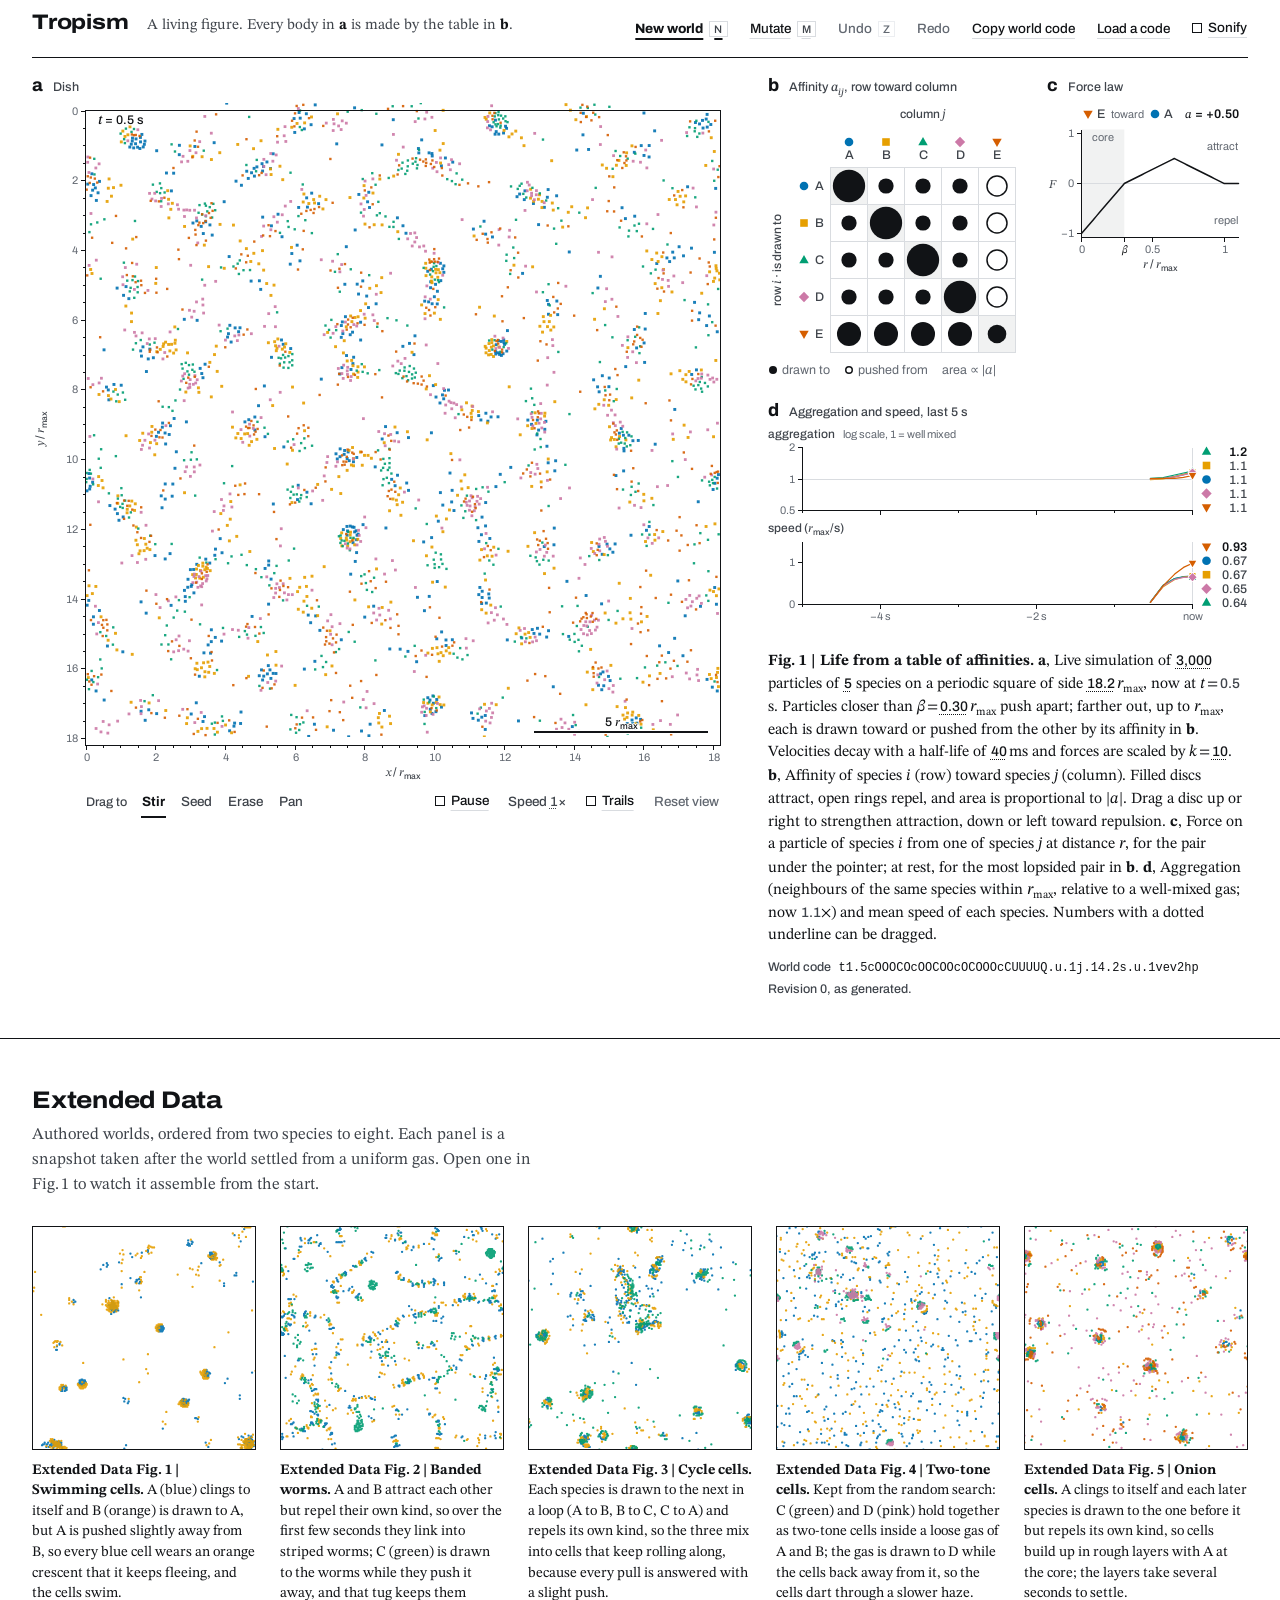
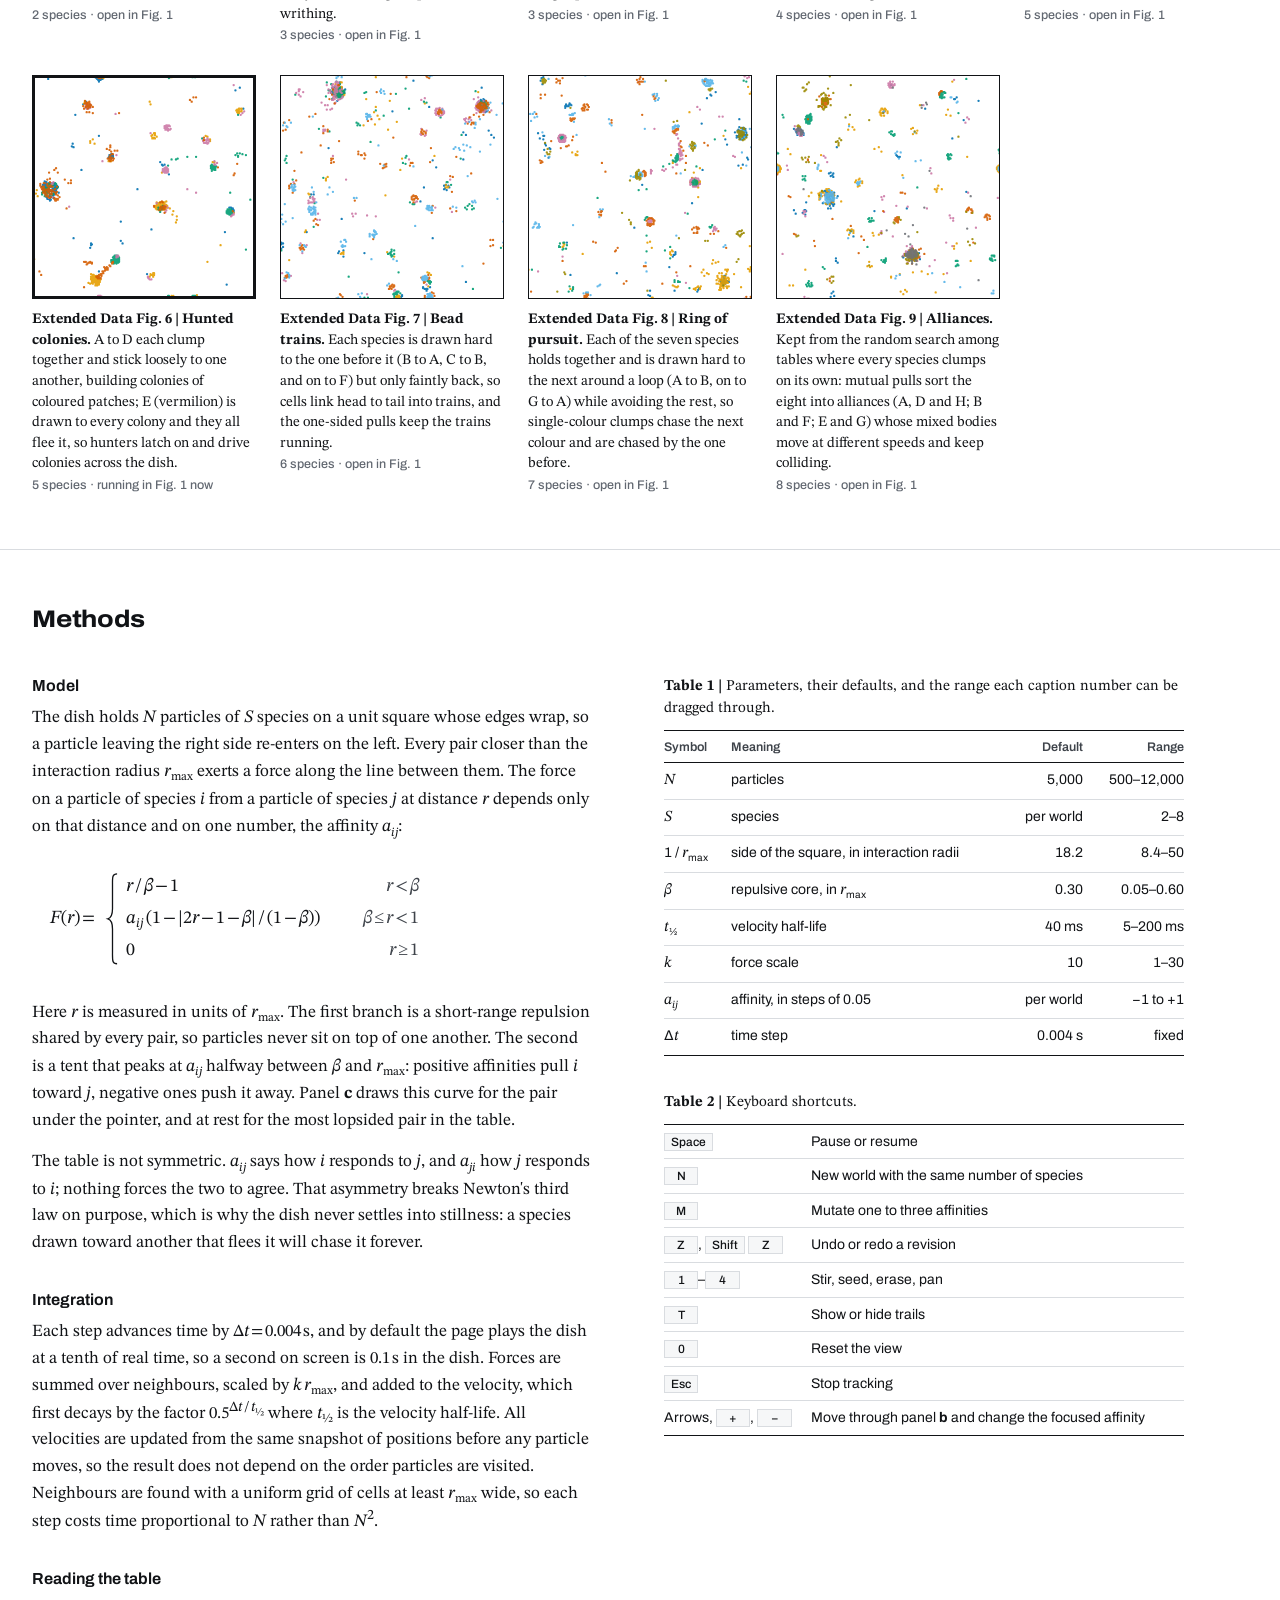
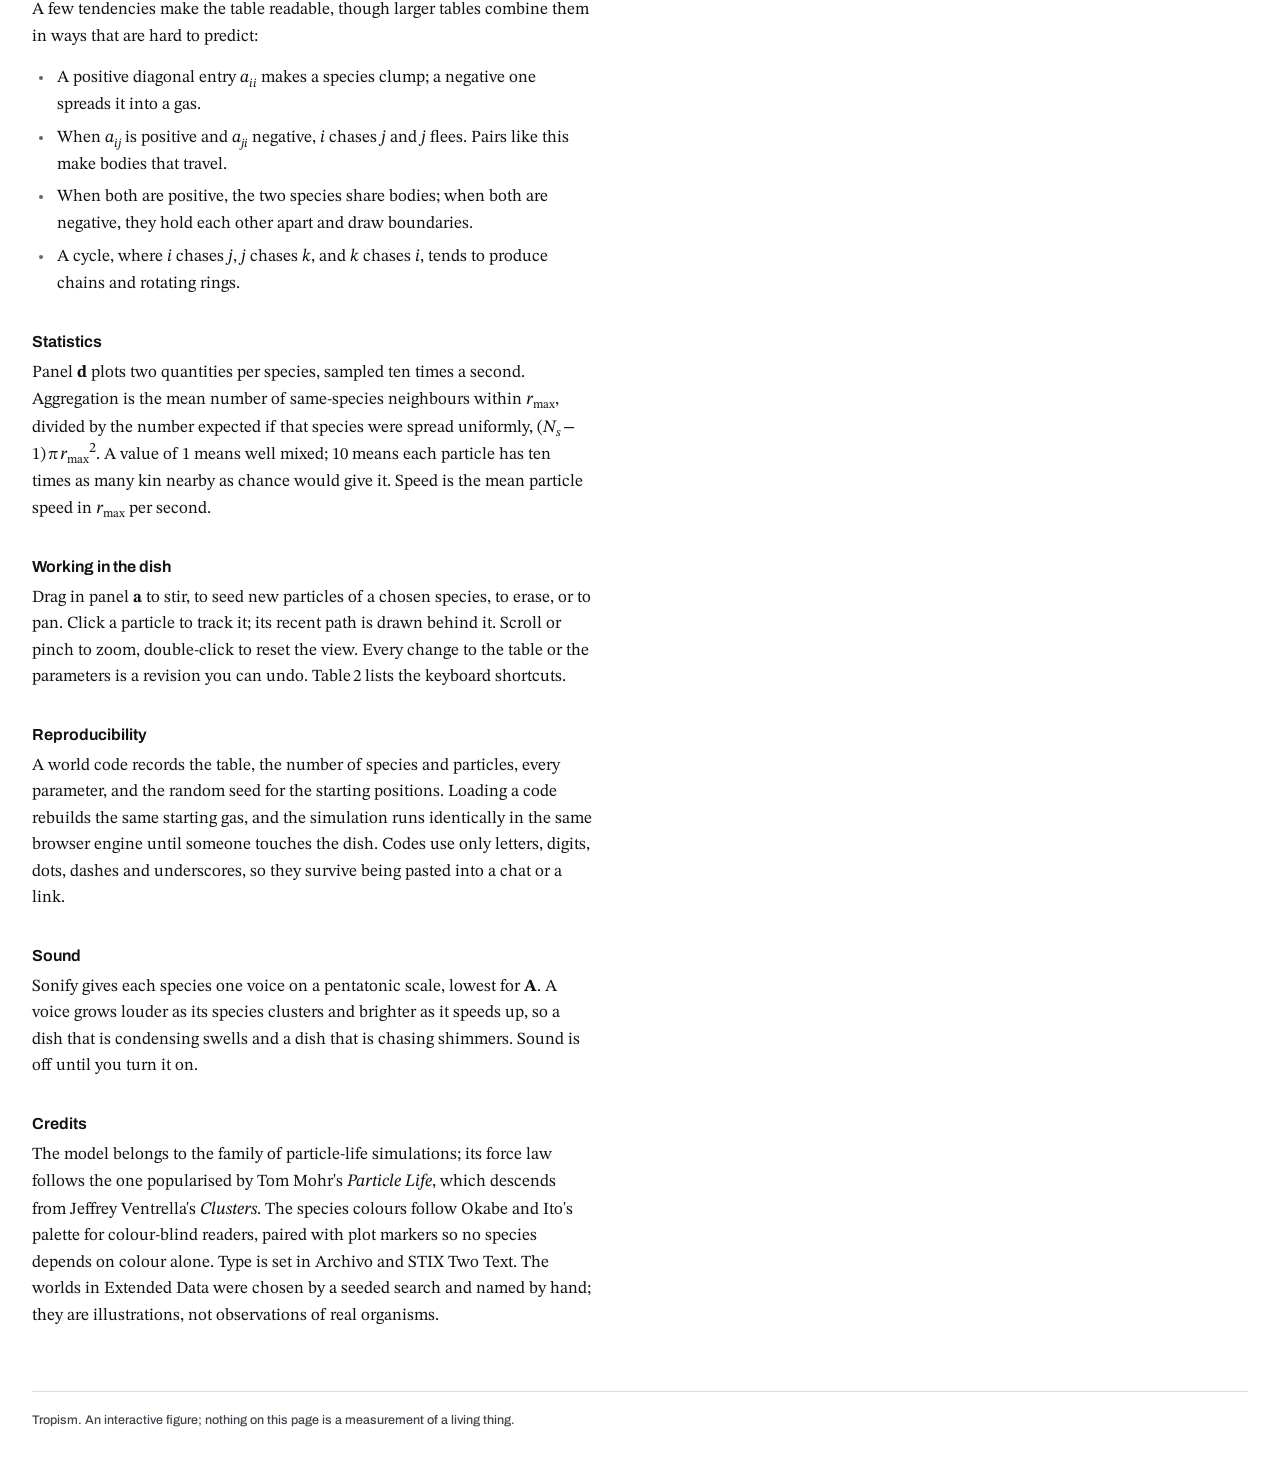
<file: index.html>
<!doctype html>
<html lang="en">
<head>
<meta charset="utf-8">
<meta name="viewport" content="width=device-width, initial-scale=1, viewport-fit=cover">
<title>Tropism</title>
<meta name="description" content="A living research figure: thousands of particles, a handful of species, and one small table of affinities that makes them look alive.">
<meta property="og:title" content="Tropism">
<meta property="og:description" content="Particle life as a living research figure. Drag one number in the table and watch new creatures assemble.">
<meta property="og:type" content="website">
<meta property="og:url" content="https://tringytrongy.github.io/tropism/">
<meta property="og:image" content="https://tringytrongy.github.io/tropism/media/tropism-light.png">
<meta name="twitter:card" content="summary_large_image">
<meta name="theme-color" content="#ffffff" media="(prefers-color-scheme: light)">
<meta name="theme-color" content="#0c0d0f" media="(prefers-color-scheme: dark)">
<link rel="icon" href="data:image/svg+xml,%3Csvg xmlns='http://www.w3.org/2000/svg' viewBox='0 0 32 32'%3E%3Crect width='32' height='32' fill='%23fff'/%3E%3Ccircle cx='11' cy='12' r='5' fill='%230072B2'/%3E%3Crect x='17' y='15' width='9' height='9' fill='%23E69F00'/%3E%3Cpath d='M9 27l4-7 4 7z' fill='%23009E73'/%3E%3C/svg%3E">
<link rel="preconnect" href="https://fonts.googleapis.com">
<link rel="preconnect" href="https://fonts.gstatic.com" crossorigin>
<link rel="stylesheet" href="https://fonts.googleapis.com/css2?family=Archivo:wdth,wght@62..125,100..900&amp;family=STIX+Two+Text:ital,wght@0,400..700;1,400..700&amp;display=swap">
<link rel="stylesheet" href="styles.css">
</head>
<body>

<div class="page">
  <header class="runhead">
    <h1 class="runhead__name">Tropism</h1>
    <p class="runhead__note">A living figure. Every body in <b>a</b> is made by the table in <b>b</b>.</p>
    <div class="actions" role="group" aria-label="World">
      <button type="button" class="btn btn--primary" id="act-new">New world <kbd>N</kbd></button>
      <button type="button" class="btn" id="act-mutate">Mutate <kbd>M</kbd></button>
      <button type="button" class="btn" id="act-undo" disabled>Undo <kbd>Z</kbd></button>
      <button type="button" class="btn" id="act-redo" disabled>Redo</button>
      <button type="button" class="btn" id="act-copy">Copy world code</button>
      <button type="button" class="btn" id="act-paste" aria-expanded="false" aria-controls="paste-form">Load a code</button>
      <button type="button" class="btn" id="act-sound" aria-pressed="false">Sonify</button>
    </div>
    <form class="paste" id="paste-form" hidden novalidate>
      <label class="paste__label" for="paste-input">World code</label>
      <input class="paste__input" id="paste-input" name="code" type="text" autocomplete="off" spellcheck="false" placeholder="t1.6…" aria-describedby="paste-error">
      <button type="submit" class="btn btn--primary">Load</button>
      <button type="button" class="btn" id="paste-cancel">Cancel</button>
      <p class="paste__error" id="paste-error" aria-live="polite"></p>
    </form>
  </header>

  <main id="main">
    <figure class="fig" id="fig1" aria-labelledby="fig-title">

      <section class="panel panel--a" aria-labelledby="head-a">
        <h2 class="panel__head" id="head-a"><span class="panel__letter">a</span><span class="panel__title">Dish</span><span class="sr-only">: live simulation</span></h2>
        <div class="dish" id="dish">
          <div class="dish__axes" id="dish-axes" aria-hidden="true"></div>
          <div class="dish__plate" id="dish-plate">
            <canvas class="dish__canvas" id="dish-canvas" role="img" aria-label="Live particle simulation"></canvas>
            <svg class="dish__brush" id="dish-brush" aria-hidden="true"><circle r="10"></circle></svg>
            <p class="dish__clock" id="dish-clock" aria-hidden="true"><i>t</i> = <span id="clock-t">0.0</span> s</p>
            <p class="dish__track" id="dish-track" hidden></p>
            <p class="dish__paused" id="dish-paused" hidden>Paused</p>
            <p class="dish__fallback" id="dish-fallback" hidden>This browser could not start a drawing surface, so the dish cannot be shown. The table and caption still work.</p>
          </div>
        </div>

        <div class="tools" role="toolbar" aria-label="Dish tools">
          <div class="seg" role="radiogroup" aria-labelledby="tool-label" id="tool-group">
            <span class="seg__label" id="tool-label">Drag to</span>
            <button type="button" role="radio" aria-checked="true" data-tool="stir" class="seg__opt">Stir</button>
            <button type="button" role="radio" aria-checked="false" data-tool="seed" class="seg__opt">Seed</button>
            <button type="button" role="radio" aria-checked="false" data-tool="erase" class="seg__opt">Erase</button>
            <button type="button" role="radio" aria-checked="false" data-tool="pan" class="seg__opt">Pan</button>
          </div>
          <div class="seg seg--species" role="radiogroup" aria-label="Species to seed" id="seed-species" hidden></div>
          <div class="tools__run">
            <button type="button" class="btn" id="act-pause" aria-pressed="false">Pause</button>
            <span class="tools__speed">Speed <span id="s-speed">1</span>×</span>
            <button type="button" class="btn" id="act-trails" aria-pressed="false">Trails</button>
            <button type="button" class="btn" id="act-view" disabled>Reset view</button>
          </div>
        </div>
      </section>

      <div class="fig__side">
        <section class="panel panel--b" aria-labelledby="head-b">
          <h2 class="panel__head" id="head-b"><span class="panel__letter">b</span><span class="panel__title">Affinity <i>a</i><sub><i>ij</i></sub>, row toward column</span></h2>
          <div class="panel__body" id="matrix"></div>
        </section>

        <section class="panel panel--c" aria-labelledby="head-c">
          <h2 class="panel__head" id="head-c"><span class="panel__letter">c</span><span class="panel__title">Force law</span></h2>
          <div class="panel__body" id="force"></div>
        </section>

        <section class="panel panel--d" aria-labelledby="head-d">
          <h2 class="panel__head" id="head-d"><span class="panel__letter">d</span><span class="panel__title">Aggregation and speed, last 5 s</span></h2>
          <div class="panel__body" id="traces"></div>
        </section>

        <figcaption class="caption" id="caption">
          <p class="caption__text"><b class="caption__title" id="fig-title">Fig. 1 | Life from a table of affinities.</b>
            <b>a</b>, Live simulation of <span class="slot" id="s-n">5,000</span> particles of <span class="slot" id="s-S">6</span> species on a periodic square of side <span class="slot" id="s-side">18.2</span>&#8201;<i>r</i><sub>max</sub>, now at <i>t</i>&#8201;=&#8201;<span class="live" id="live-t">0.0</span>&#8201;s.
            Particles closer than <i>β</i>&#8201;=&#8201;<span class="slot" id="s-beta">0.30</span>&#8201;<i>r</i><sub>max</sub> push apart; farther out, up to <i>r</i><sub>max</sub>, each is drawn toward or pushed from the other by its affinity in <b>b</b>.
            Velocities decay with a half-life of <span class="slot" id="s-half">40</span>&#8201;ms and forces are scaled by <i>k</i>&#8201;=&#8201;<span class="slot" id="s-k">10</span>.
            <b>b</b>, Affinity of species <i>i</i> (row) toward species <i>j</i> (column). Filled discs attract, open rings repel, and area is proportional to |<i>a</i>|. Drag a disc up or right to strengthen attraction, down or left toward repulsion.
            <b>c</b>, Force on a particle of species <i>i</i> from one of species <i>j</i> at distance <i>r</i>, for the pair under the pointer; at rest, for the most lopsided pair in <b>b</b>.
            <b>d</b>, Aggregation (neighbours of the same species within <i>r</i><sub>max</sub>, relative to a well-mixed gas; now <span class="live" id="live-agg">1.0</span>×) and mean speed of each species.
            Numbers with a dotted underline can be dragged.</p>

          <p class="worldline"><span class="worldline__key">World code</span> <code class="worldline__code" id="world-code">t1</code></p>
          <p class="worldline worldline--rev" id="revision" aria-live="polite">Revision 0, as generated.</p>
          <p class="sr-only" id="status" aria-live="polite"></p>
        </figcaption>
      </div>
    </figure>

    <section class="ed" id="extended-data" aria-labelledby="ed-title">
      <div class="ed__inner">
        <h2 class="ed__title" id="ed-title">Extended Data</h2>
        <p class="ed__lede">Authored worlds, ordered from two species to eight. Each panel is a snapshot taken after the world settled from a uniform gas. Open one in Fig.&#8201;1 to watch it assemble from the start.</p>
        <ol class="ed__grid" id="ed-grid"></ol>
      </div>
    </section>

    <article class="methods" id="methods" aria-labelledby="methods-title">
      <h2 class="methods__title" id="methods-title">Methods</h2>

      <div class="methods__grid">
      <div class="methods__text">
      <h3>Model</h3>
      <p>The dish holds <i>N</i> particles of <i>S</i> species on a unit square whose edges wrap, so a particle leaving the right side re-enters on the left. Every pair closer than the interaction radius <i>r</i><sub>max</sub> exerts a force along the line between them. The force on a particle of species <i>i</i> from a particle of species <i>j</i> at distance <i>r</i> depends only on that distance and on one number, the affinity <i>a</i><sub><i>ij</i></sub>:</p>
      <div class="eq" role="math" aria-label="F of r equals r over beta minus one when r is less than beta; a i j times one minus the absolute value of two r minus one minus beta, over one minus beta, when r is between beta and one; and zero beyond.">
        <span class="eq__lhs"><i>F</i>(<i>r</i>)&#8201;=</span>
        <svg class="eq__brace" viewBox="0 0 12 100" preserveAspectRatio="none" aria-hidden="true" focusable="false"><path d="M11 1C5.5 1 6 5 6 13V39C6 45.5 4.5 49 1 50C4.5 51 6 54.5 6 61V87C6 95 5.5 99 11 99"/></svg>
        <span class="eq__cases">
          <span class="eq__case"><span><i>r</i>&#8201;/&#8201;<i>β</i>&#8201;−&#8201;1</span><span class="eq__when"><i>r</i>&#8201;&lt;&#8201;<i>β</i></span></span>
          <span class="eq__case"><span><i>a</i><sub><i>ij</i></sub>&#8201;(1&#8201;−&#8201;|2<i>r</i>&#8201;−&#8201;1&#8201;−&#8201;<i>β</i>|&#8201;/&#8201;(1&#8201;−&#8201;<i>β</i>))</span><span class="eq__when"><i>β</i>&#8201;≤&#8201;<i>r</i>&#8201;&lt;&#8201;1</span></span>
          <span class="eq__case"><span>0</span><span class="eq__when"><i>r</i>&#8201;≥&#8201;1</span></span>
        </span>
      </div>
      <p>Here <i>r</i> is measured in units of <i>r</i><sub>max</sub>. The first branch is a short-range repulsion shared by every pair, so particles never sit on top of one another. The second is a tent that peaks at <i>a</i><sub><i>ij</i></sub> halfway between <i>β</i> and <i>r</i><sub>max</sub>: positive affinities pull <i>i</i> toward <i>j</i>, negative ones push it away. Panel <b>c</b> draws this curve for the pair under the pointer, and at rest for the most lopsided pair in the table.</p>
      <p>The table is not symmetric. <i>a</i><sub><i>ij</i></sub> says how <i>i</i> responds to <i>j</i>, and <i>a</i><sub><i>ji</i></sub> how <i>j</i> responds to <i>i</i>; nothing forces the two to agree. That asymmetry breaks Newton's third law on purpose, which is why the dish never settles into stillness: a species drawn toward another that flees it will chase it forever.</p>

      <h3>Integration</h3>
      <p>Each step advances time by Δ<i>t</i>&#8201;=&#8201;0.004&#8201;s, and by default the page plays the dish at a tenth of real time, so a second on screen is 0.1&#8201;s in the dish. Forces are summed over neighbours, scaled by <i>k</i>&#8201;<i>r</i><sub>max</sub>, and added to the velocity, which first decays by the factor 0.5<sup>Δ<i>t</i>&#8201;/&#8201;<i>t</i><sub>½</sub></sup> where <i>t</i><sub>½</sub> is the velocity half-life. All velocities are updated from the same snapshot of positions before any particle moves, so the result does not depend on the order particles are visited. Neighbours are found with a uniform grid of cells at least <i>r</i><sub>max</sub> wide, so each step costs time proportional to <i>N</i> rather than <i>N</i><sup>2</sup>.</p>

      <h3>Reading the table</h3>
      <p>A few tendencies make the table readable, though larger tables combine them in ways that are hard to predict:</p>
      <ul class="methods__list">
        <li>A positive diagonal entry <i>a</i><sub><i>ii</i></sub> makes a species clump; a negative one spreads it into a gas.</li>
        <li>When <i>a</i><sub><i>ij</i></sub> is positive and <i>a</i><sub><i>ji</i></sub> negative, <i>i</i> chases <i>j</i> and <i>j</i> flees. Pairs like this make bodies that travel.</li>
        <li>When both are positive, the two species share bodies; when both are negative, they hold each other apart and draw boundaries.</li>
        <li>A cycle, where <i>i</i> chases <i>j</i>, <i>j</i> chases <i>k</i>, and <i>k</i> chases <i>i</i>, tends to produce chains and rotating rings.</li>
      </ul>

      <h3>Statistics</h3>
      <p>Panel <b>d</b> plots two quantities per species, sampled ten times a second. Aggregation is the mean number of same-species neighbours within <i>r</i><sub>max</sub>, divided by the number expected if that species were spread uniformly, (<i>N</i><sub><i>s</i></sub>&#8201;−&#8201;1)&#8201;π&#8201;<i>r</i><sub>max</sub><sup>2</sup>. A value of 1 means well mixed; 10 means each particle has ten times as many kin nearby as chance would give it. Speed is the mean particle speed in <i>r</i><sub>max</sub> per second.</p>

      <h3>Working in the dish</h3>
      <p>Drag in panel <b>a</b> to stir, to seed new particles of a chosen species, to erase, or to pan. Click a particle to track it; its recent path is drawn behind it. Scroll or pinch to zoom, double-click to reset the view. Every change to the table or the parameters is a revision you can undo. Table&#8201;2 lists the keyboard shortcuts.</p>

      <h3>Reproducibility</h3>
      <p>A world code records the table, the number of species and particles, every parameter, and the random seed for the starting positions. Loading a code rebuilds the same starting gas, and the simulation runs identically in the same browser engine until someone touches the dish. Codes use only letters, digits, dots, dashes and underscores, so they survive being pasted into a chat or a link.</p>

      <h3>Sound</h3>
      <p>Sonify gives each species one voice on a pentatonic scale, lowest for <b>A</b>. A voice grows louder as its species clusters and brighter as it speeds up, so a dish that is condensing swells and a dish that is chasing shimmers. Sound is off until you turn it on.</p>

      <h3>Credits</h3>
      <p>The model belongs to the family of particle-life simulations; its force law follows the one popularised by Tom Mohr's <i>Particle Life</i>, which descends from Jeffrey Ventrella's <i>Clusters</i>. The species colours follow Okabe and Ito's palette for colour-blind readers, paired with plot markers so no species depends on colour alone. Type is set in Archivo and STIX Two Text. The worlds in Extended Data were chosen by a seeded search and named by hand; they are illustrations, not observations of real organisms.</p>
      </div>

      <aside class="methods__aside" aria-label="Reference tables">
        <figure class="tbl">
          <figcaption class="tbl__cap"><b>Table 1 |</b> Parameters, their defaults, and the range each caption number can be dragged through.</figcaption>
          <div class="tbl__scroll">
            <table>
              <thead><tr><th scope="col">Symbol</th><th scope="col">Meaning</th><th scope="col" class="num">Default</th><th scope="col" class="num">Range</th></tr></thead>
              <tbody>
                <tr><td><i>N</i></td><td>particles</td><td class="num">5,000</td><td class="num">500–12,000</td></tr>
                <tr><td><i>S</i></td><td>species</td><td class="num">per world</td><td class="num">2–8</td></tr>
                <tr><td>1&#8201;/&#8201;<i>r</i><sub>max</sub></td><td>side of the square, in interaction radii</td><td class="num">18.2</td><td class="num">8.4–50</td></tr>
                <tr><td><i>β</i></td><td>repulsive core, in <i>r</i><sub>max</sub></td><td class="num">0.30</td><td class="num">0.05–0.60</td></tr>
                <tr><td><i>t</i><sub>½</sub></td><td>velocity half-life</td><td class="num">40&#8201;ms</td><td class="num">5–200&#8201;ms</td></tr>
                <tr><td><i>k</i></td><td>force scale</td><td class="num">10</td><td class="num">1–30</td></tr>
                <tr><td><i>a</i><sub><i>ij</i></sub></td><td>affinity, in steps of 0.05</td><td class="num">per world</td><td class="num">−1 to +1</td></tr>
                <tr><td>Δ<i>t</i></td><td>time step</td><td class="num">0.004&#8201;s</td><td class="num">fixed</td></tr>
              </tbody>
            </table>
          </div>
        </figure>

        <figure class="tbl">
          <figcaption class="tbl__cap"><b>Table 2 |</b> Keyboard shortcuts.</figcaption>
          <div class="tbl__scroll">
            <table class="tbl--keys">
              <tbody>
                <tr><td><kbd>Space</kbd></td><td>Pause or resume</td></tr>
                <tr><td><kbd>N</kbd></td><td>New world with the same number of species</td></tr>
                <tr><td><kbd>M</kbd></td><td>Mutate one to three affinities</td></tr>
                <tr><td><kbd>Z</kbd>, <kbd>Shift</kbd>&#8201;<kbd>Z</kbd></td><td>Undo or redo a revision</td></tr>
                <tr><td><kbd>1</kbd>–<kbd>4</kbd></td><td>Stir, seed, erase, pan</td></tr>
                <tr><td><kbd>T</kbd></td><td>Show or hide trails</td></tr>
                <tr><td><kbd>0</kbd></td><td>Reset the view</td></tr>
                <tr><td><kbd>Esc</kbd></td><td>Stop tracking</td></tr>
                <tr><td>Arrows, <kbd>+</kbd>, <kbd>−</kbd></td><td>Move through panel <b>b</b> and change the focused affinity</td></tr>
              </tbody>
            </table>
          </div>
        </figure>
      </aside>
      </div>
    </article>
  </main>

  <footer class="foot">
    <p>Tropism. An interactive figure; nothing on this page is a measurement of a living thing.</p>
  </footer>
</div>

<script type="module" src="src/main.js"></script>

</body>
</html>
</file>
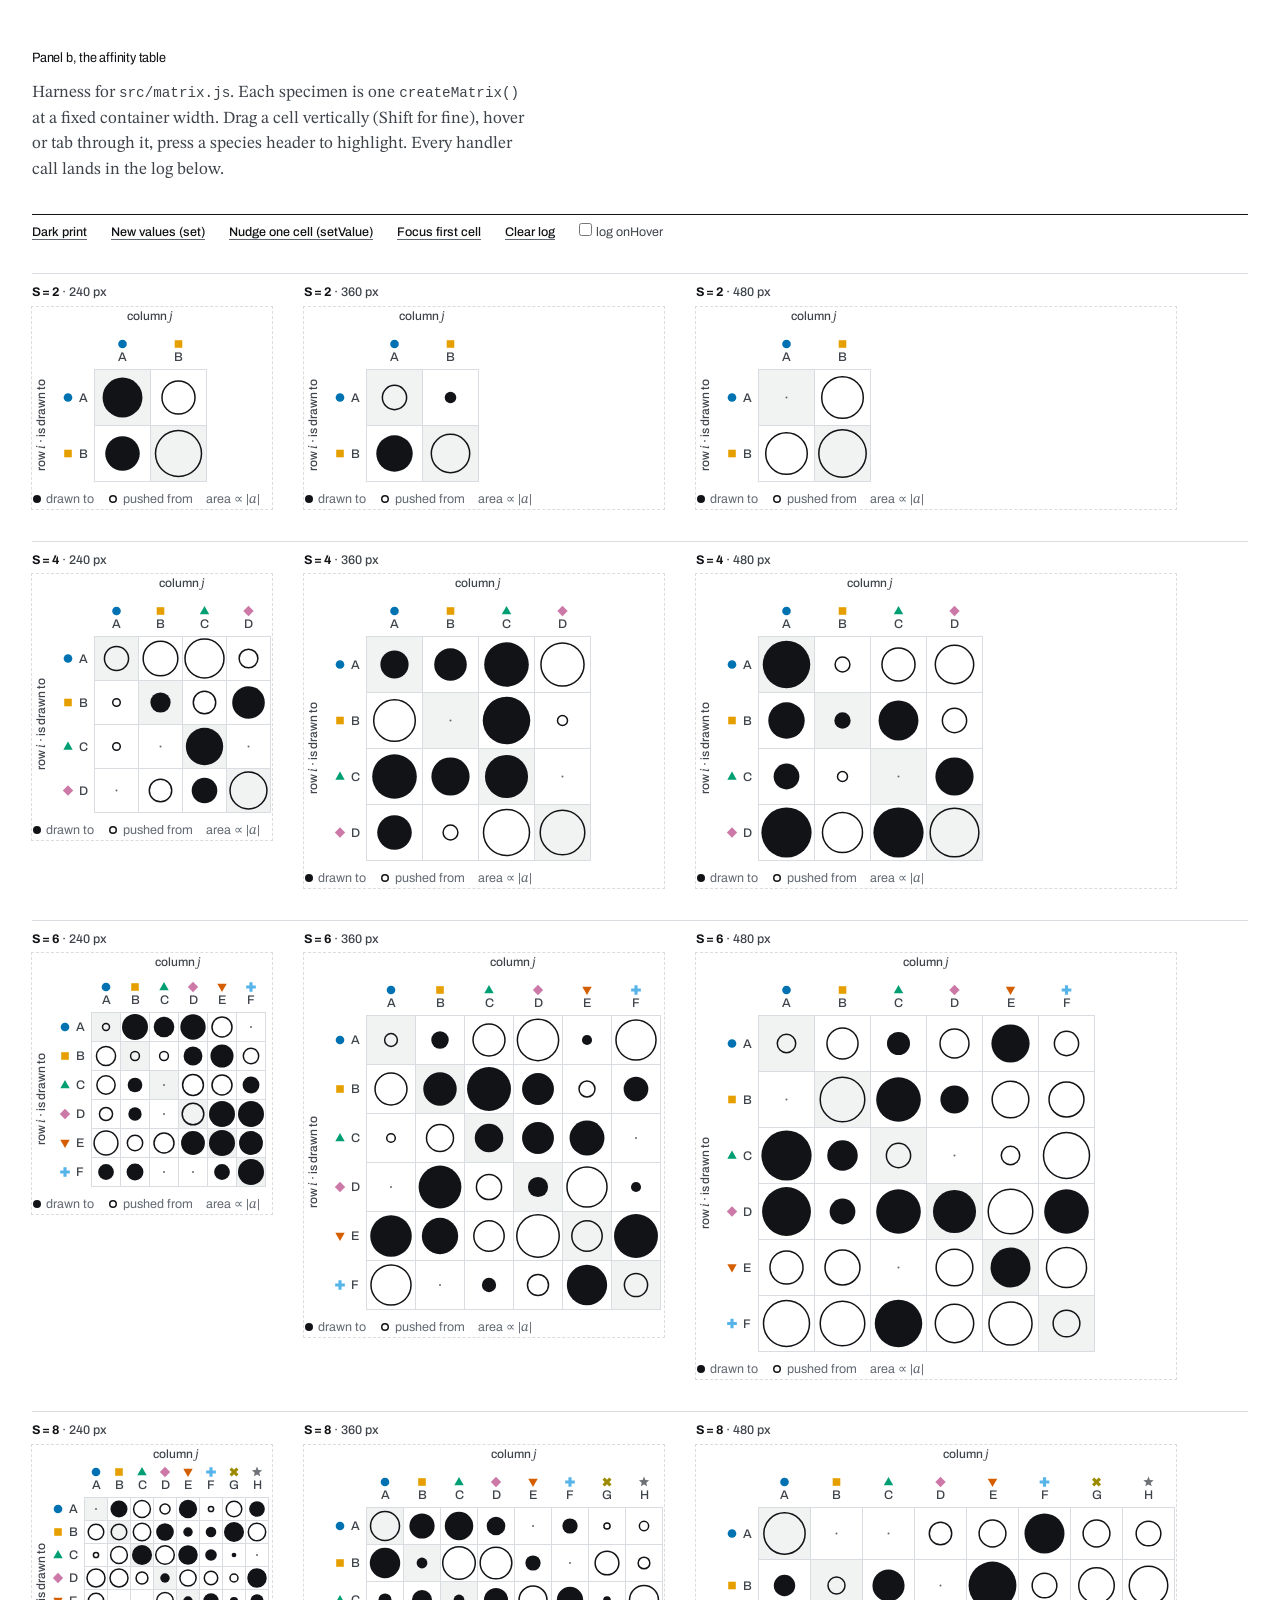
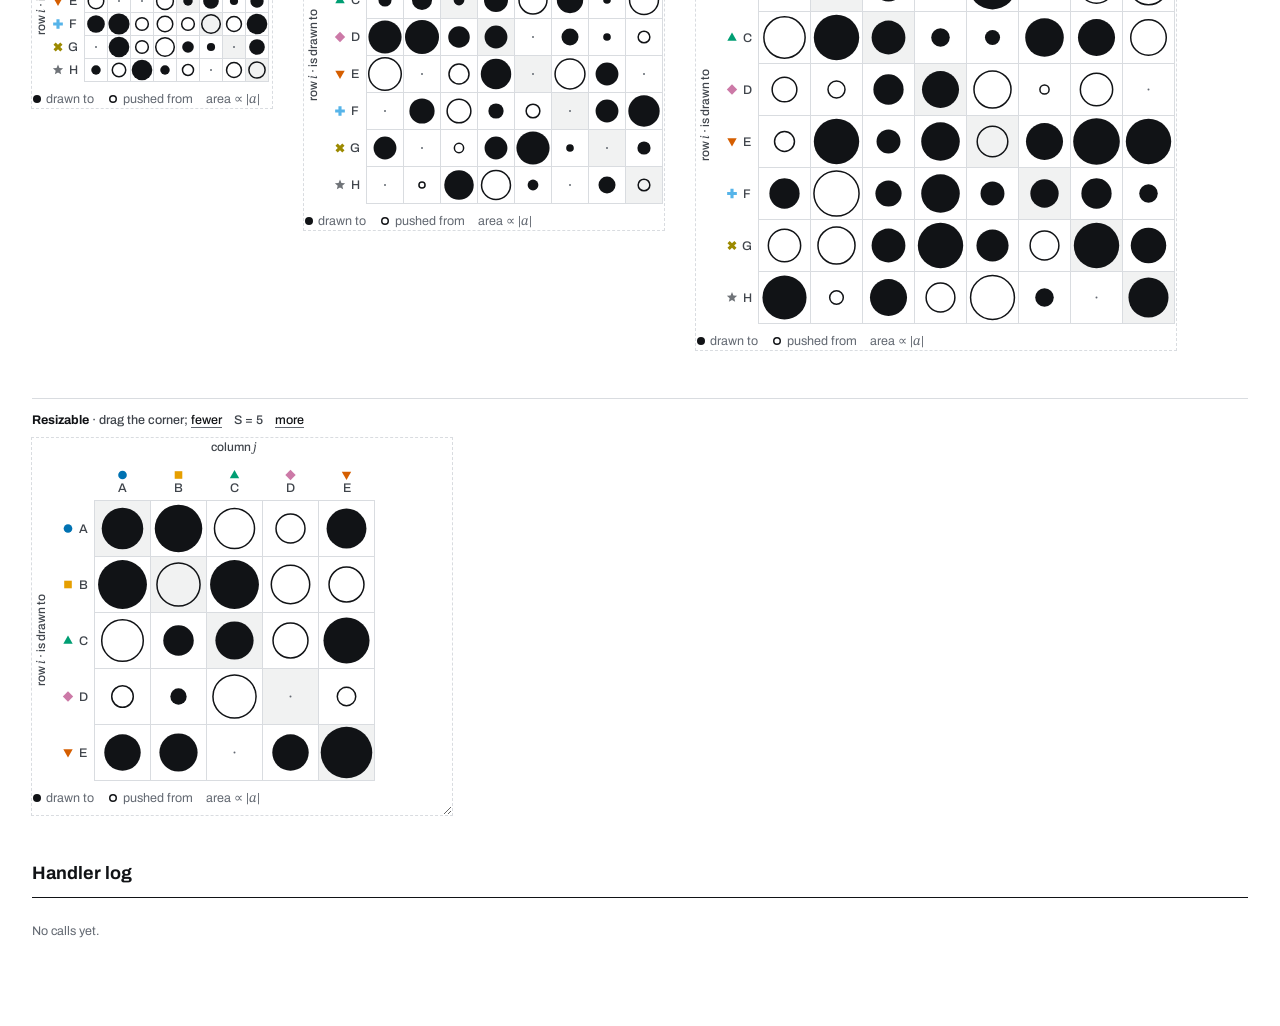
<file: tests/matrix.html>
<!doctype html>
<html lang="en">
<head>
<meta charset="utf-8">
<meta name="viewport" content="width=device-width, initial-scale=1">
<meta name="color-scheme" content="light dark">
<title>Matrix harness</title>
<link rel="preconnect" href="https://fonts.googleapis.com">
<link rel="preconnect" href="https://fonts.gstatic.com" crossorigin>
<link rel="stylesheet" href="https://fonts.googleapis.com/css2?family=Archivo:wdth,wght@62..125,100..900&family=STIX+Two+Text:ital,wght@0,400..700;1,400..700&display=swap">
<link rel="stylesheet" href="../styles.css">
<style>
  html { background: var(--paper); }
  body {
    margin: 0;
    background: var(--paper);
    color: var(--ink);
    font: 400 var(--fs-ui)/1.5 var(--font-label);
    font-variant-numeric: tabular-nums;
    -webkit-font-smoothing: antialiased;
    text-rendering: optimizeLegibility;
  }
  ::selection { background: var(--hilite-2); color: var(--ink); }

  .sheet {
    box-sizing: border-box;
    max-width: 78rem;
    margin: 0 auto;
    padding: var(--gap-7) var(--gap-4) var(--gap-8);
  }

  .head { max-width: 46rem; margin-bottom: var(--gap-6); }
  h1 {
    margin: 0 0 var(--gap-3);
    font: 650 var(--fs-title)/1.08 var(--font-label);
    font-stretch: 92%;
    letter-spacing: -0.015em;
    text-wrap: balance;
  }
  .lede {
    margin: 0;
    max-width: 62ch;
    font: 400 var(--fs-body)/1.5 var(--font-text);
    color: var(--ink-2);
    text-wrap: pretty;
  }
  .lede i { font-family: var(--font-text); }
  code { font: 400 0.84em/1 var(--font-code); }

  .actions {
    display: flex;
    flex-wrap: wrap;
    align-items: baseline;
    gap: var(--gap-2) var(--gap-5);
    margin: 0 0 var(--gap-6);
    padding-top: var(--gap-2);
    border-top: 1px solid var(--ink);
    font: 400 var(--fs-label)/1.45 var(--font-label);
  }
  .act {
    margin: 0;
    padding: 0;
    border: 0;
    background: none;
    color: var(--ink);
    font: 500 var(--fs-label)/1.45 var(--font-label);
    text-decoration: underline;
    text-decoration-thickness: 1px;
    text-underline-offset: 3px;
    text-decoration-color: var(--ink-3);
    cursor: pointer;
  }
  .act:hover { text-decoration-color: var(--ink); }
  .act[aria-pressed="true"] { font-weight: 700; }
  .check { display: inline-flex; gap: var(--gap-1); align-items: baseline; color: var(--ink-2); }
  .check input { accent-color: var(--ink); margin: 0; }

  .specimens {
    display: grid;
    gap: var(--gap-6);
    margin-bottom: var(--gap-7);
  }
  .specimen-row {
    display: flex;
    flex-wrap: wrap;
    align-items: flex-start;
    gap: var(--gap-5) var(--gap-6);
    padding-top: var(--gap-3);
    border-top: 1px solid var(--rule);
  }
  .specimen { margin: 0; }
  .specimen figcaption {
    margin-bottom: var(--gap-2);
    font: 500 var(--fs-label)/1 var(--font-label);
    color: var(--ink-2);
  }
  .specimen figcaption b { font-weight: 700; color: var(--ink); }
  /* The dashed frame shows the container's width, so overflow is obvious. */
  .frame { outline: 1px dashed var(--rule); outline-offset: 0; }
  .w240 { width: 240px; }
  .w360 { width: 360px; }
  .w480 { width: 480px; }

  .resizable {
    box-sizing: border-box;
    width: 420px;
    min-width: 160px;
    max-width: 100%;
    resize: horizontal;
    overflow: hidden;
    padding-bottom: var(--gap-2);
  }
  .stepper { display: inline-flex; gap: var(--gap-3); align-items: baseline; }

  h2 {
    margin: 0 0 var(--gap-3);
    font: 700 var(--fs-panel)/1.2 var(--font-label);
  }
  .log {
    margin: 0;
    padding: var(--gap-3) 0 0;
    border-top: 1px solid var(--ink);
    max-height: 22rem;
    overflow: auto;
    list-style: none;
    font: 400 12px/1.6 var(--font-code);
    color: var(--ink-2);
  }
  .log li { white-space: pre; }
  .log .who { color: var(--ink-3); }
  .log .fn { color: var(--ink); }
  .empty { color: var(--ink-3); font: 400 var(--fs-label)/1.5 var(--font-label); }

  @media (max-width: 40rem) {
    .w480, .w360 { width: 100%; max-width: 100%; }
  }
</style>
</head>
<body>
<main class="sheet">
  <header class="head">
    <h1>Panel b, the affinity table</h1>
    <p class="lede">Harness for <code>src/matrix.js</code>. Each specimen is one <code>createMatrix()</code> at a fixed
      container width. Drag a cell vertically (Shift for fine), hover or tab through it, press a species header to
      highlight. Every handler call lands in the log below.</p>
  </header>

  <div class="actions" role="group" aria-label="Harness controls">
    <button type="button" class="act" id="theme" aria-pressed="false">Dark print</button>
    <button type="button" class="act" id="reroll">New values (set)</button>
    <button type="button" class="act" id="nudge">Nudge one cell (setValue)</button>
    <button type="button" class="act" id="focus-first">Focus first cell</button>
    <button type="button" class="act" id="clear">Clear log</button>
    <label class="check"><input type="checkbox" id="log-hover"> log onHover</label>
  </div>

  <div class="specimens" id="specimens"></div>

  <section class="specimen-row" aria-labelledby="resize-head" style="margin-bottom: var(--gap-7)">
    <figure class="specimen">
      <figcaption id="resize-head"><b>Resizable</b> &middot; drag the corner; <span class="stepper">
        <button type="button" class="act" id="s-less" aria-label="Fewer species">fewer</button>
        <span>S = <span id="s-now">5</span></span>
        <button type="button" class="act" id="s-more" aria-label="More species">more</button></span>
      </figcaption>
      <div class="frame resizable" id="resizable"></div>
    </figure>
  </section>

  <section aria-labelledby="log-head">
    <h2 id="log-head">Handler log</h2>
    <ol class="log" id="log" aria-live="off"></ol>
    <p class="empty" id="log-empty">No calls yet.</p>
  </section>
</main>

<script type="module">
  import { createMatrix, matrixHelpers } from '../src/matrix.js';

  const fmt = matrixHelpers.formatAffinity;
  const LETTERS = 'ABCDEFGH';

  // Small seeded generator so every reload shows the same tables.
  function mulberry32(seed) {
    let a = seed >>> 0;
    return () => {
      a = (a + 0x6d2b79f5) >>> 0;
      let t = a;
      t = Math.imul(t ^ (t >>> 15), t | 1);
      t ^= t + Math.imul(t ^ (t >>> 7), t | 61);
      return ((t ^ (t >>> 14)) >>> 0) / 4294967296;
    };
  }
  function randomMatrix(S, rng) {
    const m = new Array(S * S);
    for (let k = 0; k < S * S; k++) {
      const u = rng();
      m[k] = u < 0.1 ? 0 : Math.round((rng() * 2 - 1) * 20) / 20;
    }
    return m;
  }

  const logEl = document.getElementById('log');
  const logEmpty = document.getElementById('log-empty');
  const logHover = document.getElementById('log-hover');
  const MAX_LOG = 160;
  function log(who, fn, args) {
    const li = document.createElement('li');
    const w = document.createElement('span');
    w.className = 'who';
    w.textContent = who.padEnd(10);
    const f = document.createElement('span');
    f.className = 'fn';
    f.textContent = fn;
    li.append(w, f, document.createTextNode(`(${args})`));
    logEl.prepend(li);
    while (logEl.childElementCount > MAX_LOG) logEl.lastElementChild.remove();
    logEmpty.hidden = true;
  }

  const instances = [];
  let rng = mulberry32(20261018);

  function mount(container, S, tag) {
    const inst = { S, tag, matrix: randomMatrix(S, rng), api: null };
    inst.api = createMatrix(container, {
      onHover(i, j) {
        if (logHover.checked) log(inst.tag, 'onHover', i < 0 ? '-1, -1' : `${i}, ${j}  ${LETTERS[i]}${LETTERS[j]}`);
      },
      onChange(i, j, v) {
        inst.matrix[i * inst.S + j] = v;
        log(inst.tag, 'onChange', `${i}, ${j}, ${fmt(v)}`);
      },
      onCommit(i, j, before, after) {
        log(inst.tag, 'onCommit', `${i}, ${j}, ${fmt(before)} -> ${fmt(after)}`);
      },
      onHighlight(s) {
        log(inst.tag, 'onHighlight', s < 0 ? '-1' : `${s}  ${LETTERS[s]}`);
      },
    });
    inst.api.set(S, inst.matrix);
    instances.push(inst);
    return inst;
  }

  // Specimen sheet: S = 2, 4, 6, 8 by container widths 240, 360, 480.
  const sheet = document.getElementById('specimens');
  for (const S of [2, 4, 6, 8]) {
    const row = document.createElement('section');
    row.className = 'specimen-row';
    row.setAttribute('aria-label', `${S} species`);
    for (const w of [240, 360, 480]) {
      const fig = document.createElement('figure');
      fig.className = 'specimen';
      const cap = document.createElement('figcaption');
      cap.innerHTML = `<b>S = ${S}</b> &middot; ${w} px`;
      const frame = document.createElement('div');
      frame.className = `frame w${w}`;
      fig.append(cap, frame);
      row.append(fig);
      mount(frame, S, `S${S}/${w}`);
    }
    sheet.append(row);
  }

  // Resizable specimen: exercises ResizeObserver layout and S rebuilds.
  const resizable = mount(document.getElementById('resizable'), 5, 'resizable');
  const sNow = document.getElementById('s-now');
  function setS(next) {
    const S = Math.max(2, Math.min(8, next));
    if (S === resizable.S) return;
    const old = resizable.matrix;
    const oldS = resizable.S;
    const m = randomMatrix(S, rng);
    for (let i = 0; i < Math.min(S, oldS); i++) {
      for (let j = 0; j < Math.min(S, oldS); j++) m[i * S + j] = old[i * oldS + j];
    }
    resizable.S = S;
    resizable.matrix = m;
    resizable.api.set(S, m);
    sNow.textContent = String(S);
  }
  document.getElementById('s-less').addEventListener('click', () => setS(resizable.S - 1));
  document.getElementById('s-more').addEventListener('click', () => setS(resizable.S + 1));

  // Controls.
  const themeBtn = document.getElementById('theme');
  const systemDark = window.matchMedia && window.matchMedia('(prefers-color-scheme: dark)').matches;
  function syncThemeButton() {
    const dark = document.documentElement.getAttribute('data-theme') === 'dark'
      || (!document.documentElement.hasAttribute('data-theme') && systemDark);
    themeBtn.setAttribute('aria-pressed', dark ? 'true' : 'false');
    themeBtn.textContent = dark ? 'Light print' : 'Dark print';
  }
  themeBtn.addEventListener('click', () => {
    const dark = themeBtn.getAttribute('aria-pressed') === 'true';
    document.documentElement.setAttribute('data-theme', dark ? 'light' : 'dark');
    syncThemeButton();
    for (const inst of instances) inst.api.refreshTheme();
  });
  syncThemeButton();

  document.getElementById('reroll').addEventListener('click', () => {
    for (const inst of instances) {
      inst.matrix = randomMatrix(inst.S, rng);
      inst.api.set(inst.S, inst.matrix);
    }
  });

  document.getElementById('nudge').addEventListener('click', () => {
    for (const inst of instances) {
      const k = Math.floor(rng() * inst.S * inst.S);
      const i = Math.floor(k / inst.S);
      const j = k % inst.S;
      const v = Math.max(-1, Math.min(1, inst.matrix[k] + (rng() < 0.5 ? -0.5 : 0.5)));
      inst.matrix[k] = Math.round(v * 20) / 20;
      inst.api.setValue(i, j, inst.matrix[k]);
    }
  });

  document.getElementById('focus-first').addEventListener('click', () => instances[0].api.focusCell(0, 0));

  document.getElementById('clear').addEventListener('click', () => {
    logEl.replaceChildren();
    logEmpty.hidden = false;
  });
</script>
</body>
</html>
</file>
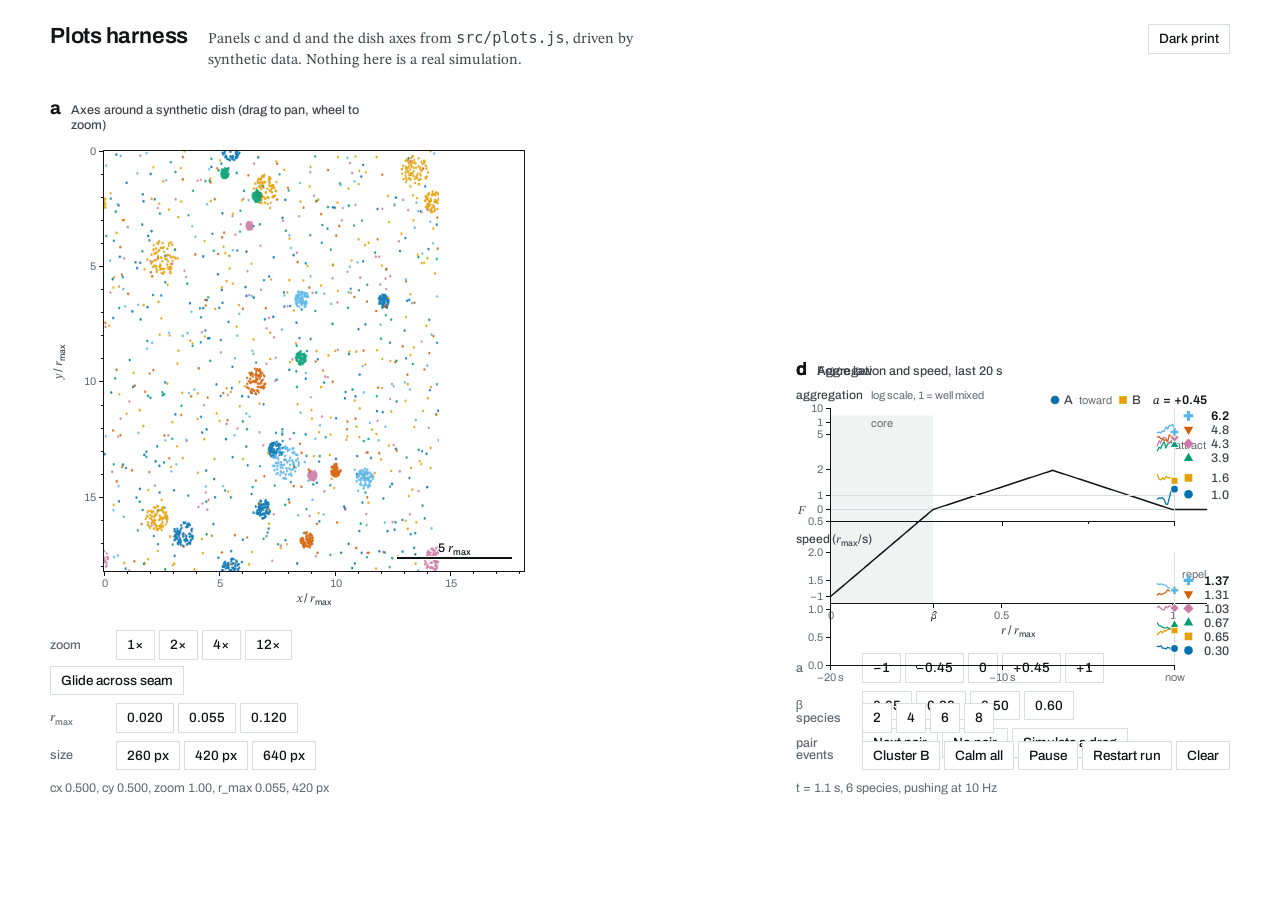
<file: tests/plots.html>
<!doctype html>
<html lang="en">
<head>
<meta charset="utf-8">
<meta name="viewport" content="width=device-width, initial-scale=1">
<title>Plots Harness</title>
<link rel="preconnect" href="https://fonts.googleapis.com">
<link rel="preconnect" href="https://fonts.gstatic.com" crossorigin>
<link rel="stylesheet" href="https://fonts.googleapis.com/css2?family=Archivo:wdth,wght@62..125,100..900&family=STIX+Two+Text:ital,wght@0,400..700;1,400..700&display=swap">
<link rel="stylesheet" href="../styles.css">
<style>
  /* Harness-only layout. Every colour is a token from styles.css. */
  html, body { margin: 0; background: var(--paper); color: var(--ink); }
  body { font: 400 15px/1.4 var(--font-text); }
  .wrap { max-width: 1180px; margin: 0 auto; padding: 24px 16px 64px; }
  header { display: flex; flex-wrap: wrap; align-items: baseline; gap: 8px 20px; margin-bottom: 28px; }
  h1 { margin: 0; font: 650 22px/1.1 var(--font-label); letter-spacing: -0.01em; }
  header p { margin: 0; color: var(--ink-2); max-width: 62ch; }
  .grid { display: grid; grid-template-columns: minmax(0, 1fr); gap: 40px; }
  @media (min-width: 980px) {
    .grid { grid-template-columns: minmax(0, 1.15fr) minmax(0, 1fr); align-items: start; }
    .grid > .panel--a { grid-row: span 2; }
  }
  .panel__head { display: flex; align-items: baseline; gap: 10px; margin: 0 0 10px;
    font: 500 var(--fs-label)/1.2 var(--font-label); color: var(--ink-2); }
  .panel__letter { font: 750 var(--fs-panel)/1 var(--font-label); color: var(--ink); }
  .host { position: relative; min-width: 0; }
  .host--c { max-width: 420px; }
  .controls { display: flex; flex-wrap: wrap; align-items: center; gap: 6px 4px; margin-top: 14px;
    font: 500 var(--fs-ui)/1 var(--font-label); color: var(--ink-2); }
  .controls__label { margin-right: 6px; min-width: 4.5em; color: var(--ink-3); font-size: var(--fs-label); }
  .controls + .controls { margin-top: 8px; }
  button {
    font: 500 var(--fs-ui)/1 var(--font-label); font-variant-numeric: tabular-nums;
    color: var(--ink); background: var(--paper); border: 1px solid var(--rule);
    padding: 7px 10px; cursor: pointer; border-radius: 0;
  }
  button:hover { background: var(--hilite); }
  button[aria-pressed="true"] { border-color: var(--ink); background: var(--hilite-2); }
  button:focus-visible { outline: 2px solid var(--ink); outline-offset: 2px; }
  .readout { margin-top: 10px; font: 400 var(--fs-label)/1.4 var(--font-label); color: var(--ink-3);
    font-variant-numeric: tabular-nums; }
  .dish { position: relative; display: inline-block; max-width: 100%; }
  .dish__axes { position: absolute; inset: 0; pointer-events: none; }
  .dish__plate { position: relative; background: var(--paper); touch-action: none; cursor: grab; }
  .dish__plate.is-dragging { cursor: grabbing; }
  .dish__plate canvas { position: absolute; inset: 0; width: 100%; height: 100%; display: block; }
  .theme { margin-left: auto; }
  @media (prefers-reduced-motion: reduce) { button { transition: none; } }
</style>
</head>
<body>
<div class="wrap">
  <header>
    <h1>Plots harness</h1>
    <p>Panels c and d and the dish axes from <code>src/plots.js</code>, driven by synthetic data. Nothing here is a real simulation.</p>
    <button type="button" class="theme" id="theme" aria-pressed="false">Dark print</button>
  </header>

  <div class="grid">
    <section class="panel panel--a" aria-labelledby="head-a">
      <h2 class="panel__head" id="head-a"><span class="panel__letter">a</span><span>Axes around a synthetic dish (drag to pan, wheel to zoom)</span></h2>
      <div class="dish" id="dish">
        <div class="dish__axes" id="dish-axes" aria-hidden="true"></div>
        <div class="dish__plate" id="plate"><canvas id="canvas" aria-label="Synthetic particles" role="img"></canvas></div>
      </div>
      <div class="controls" role="group" aria-label="Zoom">
        <span class="controls__label">zoom</span>
        <button type="button" data-zoom="1">1×</button>
        <button type="button" data-zoom="2">2×</button>
        <button type="button" data-zoom="4">4×</button>
        <button type="button" data-zoom="12">12×</button>
        <button type="button" id="glide">Glide across seam</button>
      </div>
      <div class="controls" role="group" aria-label="Interaction radius">
        <span class="controls__label"><i>r</i><sub>max</sub></span>
        <button type="button" data-rmax="0.02">0.020</button>
        <button type="button" data-rmax="0.055">0.055</button>
        <button type="button" data-rmax="0.12">0.120</button>
      </div>
      <div class="controls" role="group" aria-label="Dish size">
        <span class="controls__label">size</span>
        <button type="button" data-size="260">260 px</button>
        <button type="button" data-size="420">420 px</button>
        <button type="button" data-size="640">640 px</button>
      </div>
      <p class="readout" id="view-readout" aria-live="polite"></p>
    </section>

    <section class="panel panel--c" aria-labelledby="head-c">
      <h2 class="panel__head" id="head-c"><span class="panel__letter">c</span><span>Force law</span></h2>
      <div class="host host--c" id="force"></div>
      <div class="controls" role="group" aria-label="Affinity">
        <span class="controls__label">a</span>
        <button type="button" data-a="-1">&minus;1</button>
        <button type="button" data-a="-0.45">&minus;0.45</button>
        <button type="button" data-a="0">0</button>
        <button type="button" data-a="0.45">+0.45</button>
        <button type="button" data-a="1">+1</button>
      </div>
      <div class="controls" role="group" aria-label="Core radius">
        <span class="controls__label">β</span>
        <button type="button" data-beta="0.05">0.05</button>
        <button type="button" data-beta="0.3">0.30</button>
        <button type="button" data-beta="0.5">0.50</button>
        <button type="button" data-beta="0.6">0.60</button>
      </div>
      <div class="controls" role="group" aria-label="Pair">
        <span class="controls__label">pair</span>
        <button type="button" id="next-pair">Next pair</button>
        <button type="button" id="no-pair">No pair</button>
        <button type="button" id="sweep">Simulate a drag</button>
      </div>
    </section>

    <section class="panel panel--d" aria-labelledby="head-d">
      <h2 class="panel__head" id="head-d"><span class="panel__letter">d</span><span>Aggregation and speed, last 20 s</span></h2>
      <div class="host" id="traces"></div>
      <div class="controls" role="group" aria-label="Species">
        <span class="controls__label">species</span>
        <button type="button" data-species="2">2</button>
        <button type="button" data-species="4">4</button>
        <button type="button" data-species="6">6</button>
        <button type="button" data-species="8">8</button>
      </div>
      <div class="controls" role="group" aria-label="Events">
        <span class="controls__label">events</span>
        <button type="button" id="spike">Cluster B</button>
        <button type="button" id="calm">Calm all</button>
        <button type="button" id="pause" aria-pressed="false">Pause</button>
        <button type="button" id="restart">Restart run</button>
        <button type="button" id="clear">Clear</button>
      </div>
      <p class="readout" id="trace-readout"></p>
    </section>
  </div>
</div>

<script type="module">
  import { createForceCurve, createTraces, createAxes, AXES_MARGIN } from '../src/plots.js';
  import { SPECIES, paletteCSS, currentTheme } from '../src/markers.js';

  const $ = (id) => document.getElementById(id);
  const reduceMotion = matchMedia('(prefers-reduced-motion: reduce)');

  // ------------------------------------------------------------ panel c
  const force = createForceCurve($('force'));
  const law = { i: 0, j: 1, a: 0.45, beta: 0.3 };
  const pushLaw = () => force.update(law);
  pushLaw();

  document.querySelectorAll('[data-a]').forEach((b) => b.addEventListener('click', () => {
    if (law.i < 0) { law.i = 0; law.j = 1; }
    law.a = Number(b.dataset.a);
    pushLaw();
  }));
  document.querySelectorAll('[data-beta]').forEach((b) => b.addEventListener('click', () => {
    law.beta = Number(b.dataset.beta);
    pushLaw();
  }));
  $('next-pair').addEventListener('click', () => {
    const S = 6;
    const k = ((Math.max(0, law.i) * S + Math.max(0, law.j)) + 7) % (S * S);
    law.i = Math.floor(k / S);
    law.j = k % S;
    law.a = Math.round((Math.sin(k * 2.3) * 0.9) / 0.05) * 0.05;
    pushLaw();
  });
  $('no-pair').addEventListener('click', () => {
    law.i = -1;
    law.j = -1;
    pushLaw();
  });
  // A drag in panel b sends quantised values every few pixels; replay that rhythm.
  $('sweep').addEventListener('click', () => {
    if (law.i < 0) { law.i = 2; law.j = 4; }
    const start = performance.now();
    const tick = (now) => {
      const p = Math.min(1, (now - start) / 1400);
      law.a = Math.round(Math.sin(p * Math.PI * 2) * 0.8 / 0.05) * 0.05;
      pushLaw();
      if (p < 1) requestAnimationFrame(tick);
    };
    requestAnimationFrame(tick);
  });

  // ------------------------------------------------------------ panel d
  const traces = createTraces($('traces'), { seconds: 20 });
  const gen = {
    S: 6, t: 0, paused: false,
    logAgg: new Float64Array(8), speed: new Float64Array(8), boost: new Float64Array(8),
    stats: { S: 6, n: 5000, steps: 0, count: new Float32Array(8), aggregation: new Float32Array(8),
      meanSpeed: new Float32Array(8), aggregationAll: 1, meanSpeedAll: 0 },
  };
  const gauss = () => {
    let u = 0;
    while (u === 0) u = Math.random();
    return Math.sqrt(-2 * Math.log(u)) * Math.cos(2 * Math.PI * Math.random());
  };
  const meanLogAgg = (s) => Math.log(1 + s * 0.9);
  const meanSpeed = (s) => 0.35 + s * 0.22;
  for (let s = 0; s < 8; s++) { gen.logAgg[s] = meanLogAgg(s); gen.speed[s] = meanSpeed(s); }

  function stepGenerator(dt) {
    const st = gen.stats;
    st.S = gen.S;
    let aggSum = 0, spdSum = 0;
    for (let s = 0; s < gen.S; s++) {
      // Ornstein-Uhlenbeck in log space keeps aggregation positive and wandering.
      gen.logAgg[s] += 0.6 * (meanLogAgg(s) - gen.logAgg[s]) * dt + 0.22 * Math.sqrt(dt) * gauss();
      gen.speed[s] += 0.8 * (meanSpeed(s) - gen.speed[s]) * dt + 0.08 * Math.sqrt(dt) * gauss();
      gen.boost[s] *= Math.exp(-dt / 2.5);
      st.aggregation[s] = Math.exp(gen.logAgg[s]) * (1 + gen.boost[s]);
      st.meanSpeed[s] = Math.max(0, gen.speed[s] * (1 + 0.5 * gen.boost[s] / (1 + gen.boost[s])));
      aggSum += st.aggregation[s];
      spdSum += st.meanSpeed[s];
    }
    st.aggregationAll = aggSum / gen.S;
    st.meanSpeedAll = spdSum / gen.S;
    st.steps = Math.round(gen.t / 0.02);
  }

  traces.setSpecies(gen.S);
  setInterval(() => {
    if (gen.paused) return;
    gen.t += 0.1;
    stepGenerator(0.1);
    traces.push(gen.stats, gen.t);
    $('trace-readout').textContent = `t = ${gen.t.toFixed(1)} s, ${gen.S} species, pushing at 10 Hz`;
  }, 100);

  document.querySelectorAll('[data-species]').forEach((b) => b.addEventListener('click', () => {
    gen.S = Number(b.dataset.species);
    traces.setSpecies(gen.S);
    drawDish();
  }));
  $('spike').addEventListener('click', () => { gen.boost[1] = 45; });
  $('calm').addEventListener('click', () => {
    gen.boost.fill(0);
    for (let s = 0; s < 8; s++) gen.logAgg[s] = 0;
  });
  $('pause').addEventListener('click', () => {
    gen.paused = !gen.paused;
    $('pause').setAttribute('aria-pressed', String(gen.paused));
  });
  $('restart').addEventListener('click', () => { gen.t = 0; });
  $('clear').addEventListener('click', () => traces.clear());

  // ------------------------------------------------------------ panel a
  const axes = createAxes($('dish-axes'));
  const view = { cx: 0.5, cy: 0.5, zoom: 1 };
  const dish = { rMax: 0.055, size: 420 };
  const plate = $('plate');
  const canvas = $('canvas');
  const ctx = canvas.getContext('2d');

  // A fixed synthetic population: clumps per species on the unit torus.
  const N = 2600;
  const px = new Float32Array(N), py = new Float32Array(N), ps = new Uint8Array(N);
  (function seedParticles() {
    let seed = 7;
    const rnd = () => ((seed = (seed * 1664525 + 1013904223) >>> 0) / 4294967296);
    const clumps = Array.from({ length: 22 }, (_, k) => ({ x: rnd(), y: rnd(), r: 0.01 + rnd() * 0.035, s: k % 8 }));
    for (let i = 0; i < N; i++) {
      if (i % 3 === 0) { px[i] = rnd(); py[i] = rnd(); ps[i] = i % 8; continue; }
      const c = clumps[i % clumps.length];
      const a = rnd() * Math.PI * 2, d = Math.sqrt(rnd()) * c.r;
      px[i] = (c.x + Math.cos(a) * d + 1) % 1;
      py[i] = (c.y + Math.sin(a) * d + 1) % 1;
      ps[i] = c.s;
    }
  })();

  function layoutDish() {
    plate.style.width = dish.size + 'px';
    plate.style.height = dish.size + 'px';
    plate.style.margin = `${AXES_MARGIN.top}px ${AXES_MARGIN.right}px ${AXES_MARGIN.bottom}px ${AXES_MARGIN.left}px`;
    const dpr = Math.min(2, window.devicePixelRatio || 1);
    canvas.width = Math.round(dish.size * dpr);
    canvas.height = Math.round(dish.size * dpr);
    drawDish();
  }

  function drawDish() {
    const dpr = canvas.width / dish.size;
    const theme = currentTheme();
    const colors = paletteCSS(8, theme);
    const paper = getComputedStyle(document.documentElement).getPropertyValue('--paper').trim();
    ctx.setTransform(1, 0, 0, 1, 0, 0);
    ctx.fillStyle = paper;
    ctx.fillRect(0, 0, canvas.width, canvas.height);
    const w = 1 / view.zoom;
    const left = view.cx - w / 2, top = view.cy - w / 2;
    const r = Math.max(1.35, 0.0026 * view.zoom * dish.size * dpr);
    const fract = (v) => v - Math.floor(v);
    for (let s = 0; s < gen.S; s++) {
      ctx.fillStyle = colors[s];
      ctx.globalAlpha = 0.9;
      ctx.beginPath();
      for (let i = 0; i < N; i++) {
        if (ps[i] % gen.S !== s) continue;
        const u = fract(px[i] - left) / w, v = fract(py[i] - top) / w;
        if (u > 1 || v > 1) continue;
        const x = u * canvas.width, y = v * canvas.height;
        ctx.moveTo(x + r, y);
        ctx.arc(x, y, r, 0, Math.PI * 2);
      }
      ctx.fill();
    }
    ctx.globalAlpha = 1;
    axes.update({ view, rMax: dish.rMax, sizePx: dish.size });
    $('view-readout').textContent =
      `cx ${view.cx.toFixed(3)}, cy ${view.cy.toFixed(3)}, zoom ${view.zoom.toFixed(2)}, r_max ${dish.rMax}, ${dish.size} px`;
  }

  function zoomAt(ux, uy, next) {
    const w0 = 1 / view.zoom, w1 = 1 / next;
    const wx = view.cx - w0 / 2 + ux * w0, wy = view.cy - w0 / 2 + uy * w0;
    view.cx = wx - (ux - 0.5) * w1;
    view.cy = wy - (uy - 0.5) * w1;
    view.zoom = next;
    drawDish();
  }

  document.querySelectorAll('[data-zoom]').forEach((b) => b.addEventListener('click', () => zoomAt(0.5, 0.5, Number(b.dataset.zoom))));
  document.querySelectorAll('[data-rmax]').forEach((b) => b.addEventListener('click', () => { dish.rMax = Number(b.dataset.rmax); drawDish(); }));
  document.querySelectorAll('[data-size]').forEach((b) => b.addEventListener('click', () => { dish.size = Number(b.dataset.size); layoutDish(); }));

  plate.addEventListener('wheel', (e) => {
    e.preventDefault();
    const rect = plate.getBoundingClientRect();
    const next = Math.max(1, Math.min(12, view.zoom * Math.exp(-e.deltaY * 0.0015)));
    zoomAt((e.clientX - rect.left) / rect.width, (e.clientY - rect.top) / rect.height, next);
  }, { passive: false });

  let drag = null;
  plate.addEventListener('pointerdown', (e) => {
    drag = { x: e.clientX, y: e.clientY };
    plate.setPointerCapture(e.pointerId);
    plate.classList.add('is-dragging');
  });
  plate.addEventListener('pointermove', (e) => {
    if (!drag) return;
    const w = 1 / view.zoom;
    view.cx -= ((e.clientX - drag.x) / dish.size) * w;
    view.cy -= ((e.clientY - drag.y) / dish.size) * w;
    drag = { x: e.clientX, y: e.clientY };
    drawDish();
  });
  const endDrag = () => { drag = null; plate.classList.remove('is-dragging'); };
  plate.addEventListener('pointerup', endDrag);
  plate.addEventListener('pointercancel', endDrag);

  // Pan steadily across the x = 0 seam at zoom 4 so the label hand-over can be watched.
  $('glide').addEventListener('click', () => {
    view.zoom = 4;
    view.cy = 0.5;
    const from = 0.85, to = 1.15, start = performance.now(), ms = reduceMotion.matches ? 0 : 4000;
    const tick = (now) => {
      const p = ms ? Math.min(1, (now - start) / ms) : 1;
      view.cx = from + (to - from) * p;
      drawDish();
      if (p < 1) requestAnimationFrame(tick);
    };
    requestAnimationFrame(tick);
  });

  layoutDish();

  // ------------------------------------------------------------ theme
  $('theme').addEventListener('click', () => {
    const dark = currentTheme() !== 'dark';
    document.documentElement.setAttribute('data-theme', dark ? 'dark' : 'light');
    $('theme').setAttribute('aria-pressed', String(dark));
    $('theme').textContent = dark ? 'Light print' : 'Dark print';
    force.refreshTheme();
    traces.refreshTheme();
    axes.refreshTheme();
    drawDish();
  });
  $('theme').textContent = currentTheme() === 'dark' ? 'Light print' : 'Dark print';
  $('theme').setAttribute('aria-pressed', String(currentTheme() === 'dark'));

  // Exposed for poking at from the console.
  window.harness = { force, traces, axes, view, dish, law, gen, SPECIES };
</script>
</body>
</html>
</file>
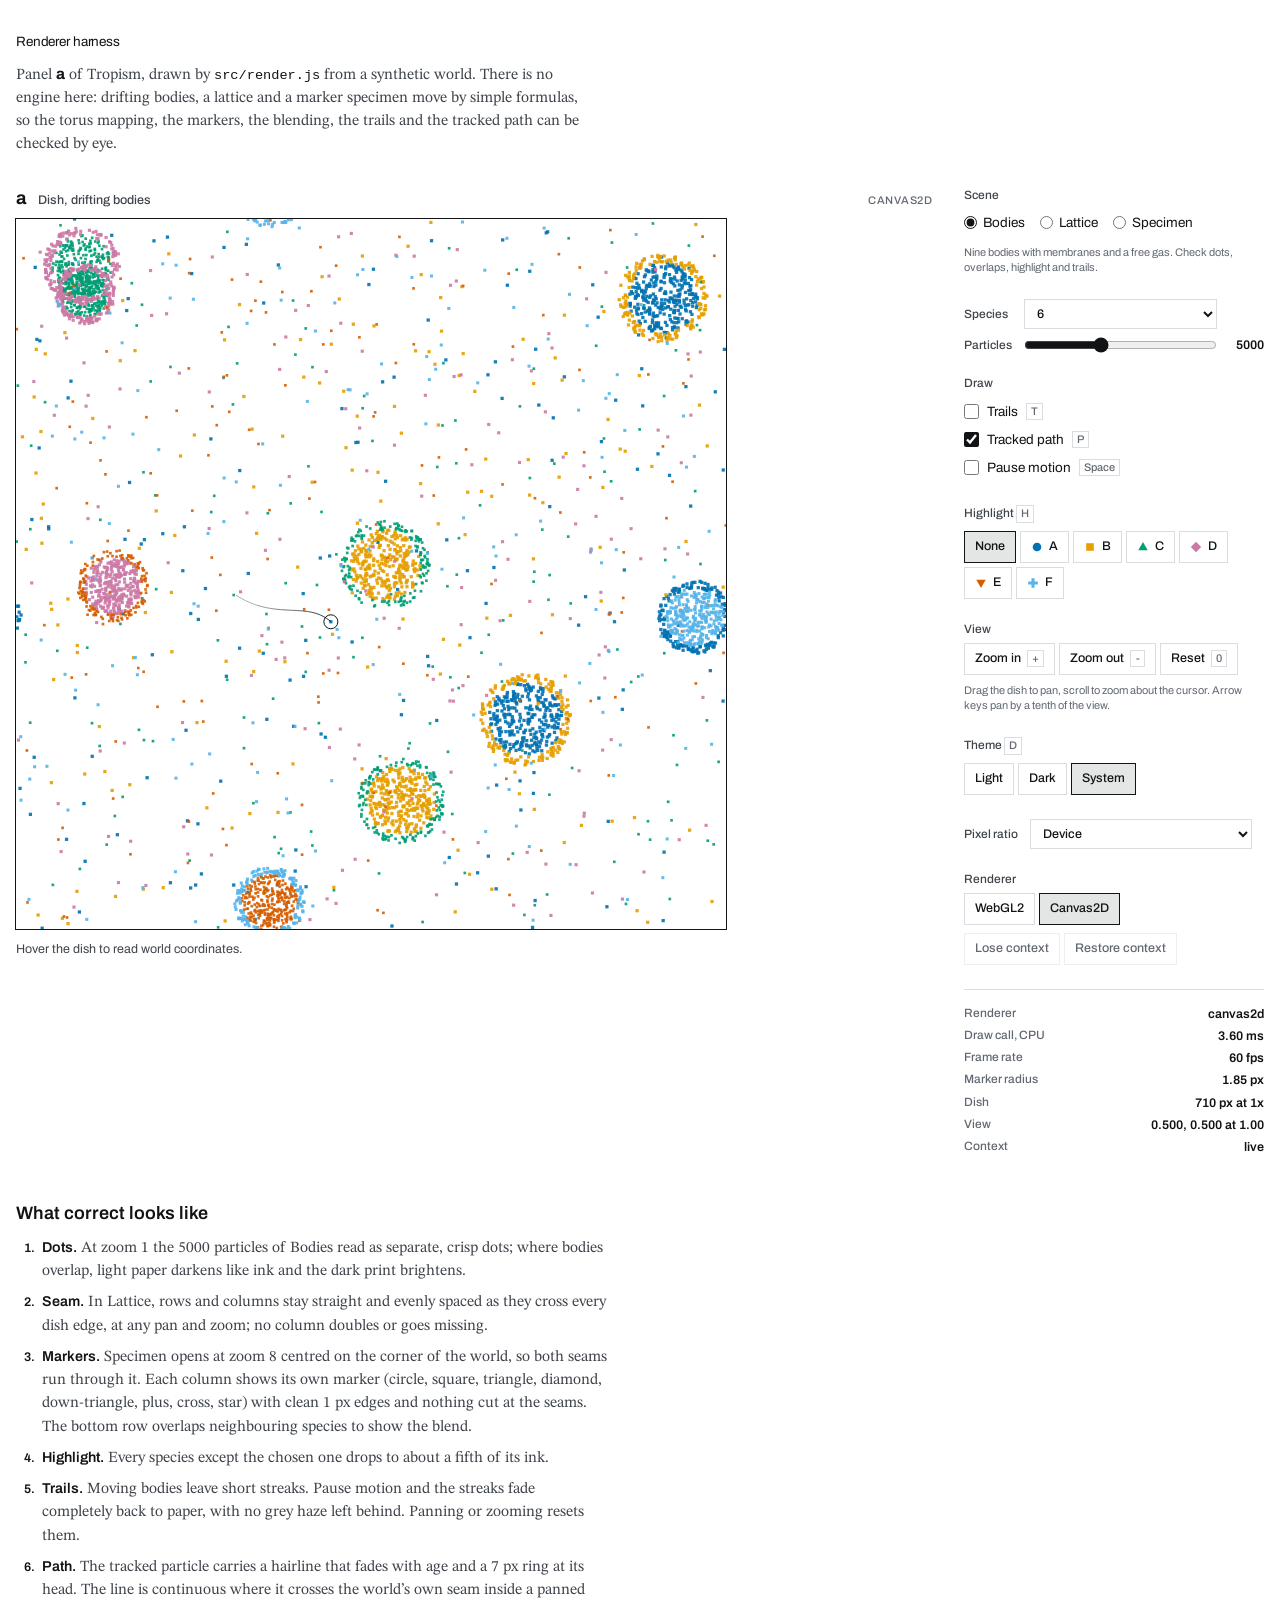
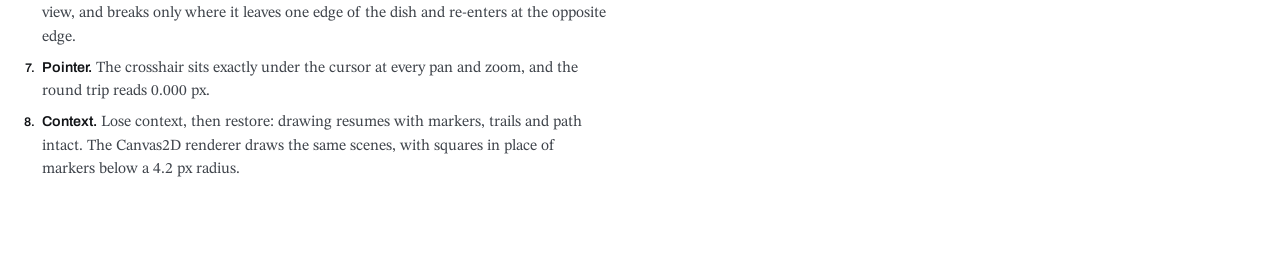
<file: tests/render.html>
<!doctype html>
<html lang="en">
<head>
<meta charset="utf-8">
<meta name="viewport" content="width=device-width, initial-scale=1">
<title>Renderer harness</title>
<meta name="description" content="Visual check of the Tropism dish renderer against a synthetic world.">
<link rel="preconnect" href="https://fonts.googleapis.com">
<link rel="preconnect" href="https://fonts.gstatic.com" crossorigin>
<link rel="stylesheet" href="https://fonts.googleapis.com/css2?family=Archivo:wght@400;500;600;700&family=STIX+Two+Text:ital,wght@0,400;0,500;1,400&display=swap">
<link rel="stylesheet" href="../styles.css">
<style>
  /* Harness layout only; every colour and face comes from the tokens in styles.css. */
  html { background: var(--paper); }
  body.harness {
    margin: 0;
    min-height: 100vh;
    background: var(--paper);
    color: var(--ink);
    font: 400 var(--fs-ui)/1.45 var(--font-label);
    font-variant-numeric: tabular-nums;
    -webkit-text-size-adjust: 100%;
  }
  .harness ::selection { background: var(--select); color: var(--ink); }
  .harness :focus-visible { outline: 2px solid var(--ink); outline-offset: 2px; }

  .h-wrap { max-width: 1320px; margin: 0 auto; padding: var(--gap-6) var(--gap-4) var(--gap-8); box-sizing: border-box; }

  .h-head { max-width: 72ch; }
  .h-title { font: 600 var(--fs-title)/1.1 var(--font-label); letter-spacing: -0.01em; margin: 0 0 var(--gap-3); }
  .h-sub { font: 400 var(--fs-caption)/1.5 var(--font-text); color: var(--ink-2); margin: 0; }
  .h-sub b { font: 700 1em/1 var(--font-label); color: var(--ink); }
  .h-sub code { font: 400 0.88em/1 var(--font-code); color: var(--ink); }

  .h-figure {
    display: grid;
    grid-template-columns: minmax(0, 1fr) 300px;
    gap: var(--gap-6);
    margin-top: var(--gap-6);
    align-items: start;
  }

  .h-panel-head { display: flex; align-items: baseline; gap: var(--gap-3); margin-bottom: var(--gap-3); }
  .h-letter { font: 700 var(--fs-panel)/1 var(--font-label); }
  .h-panel-title { font: 500 var(--fs-label)/1 var(--font-label); color: var(--ink-2); }
  .h-kind { margin-left: auto; font: 500 var(--fs-tick)/1 var(--font-label); color: var(--ink-3); letter-spacing: 0.04em; text-transform: uppercase; }

  .h-dish {
    position: relative;
    width: min(100%, max(280px, calc(100svh - 190px)));
    aspect-ratio: 1 / 1;
    outline: 1px solid var(--ink);      /* the bare figure frame, outside the drawn pixels */
  }
  .h-dish canvas {
    display: block;
    width: 100%;
    height: 100%;
    touch-action: none;
    cursor: grab;
  }
  .h-dish canvas.is-dragging { cursor: grabbing; }
  .h-dish canvas:focus-visible { outline-offset: 3px; }
  .h-cross { position: absolute; inset: 0; width: 100%; height: 100%; pointer-events: none; overflow: visible; }
  .h-cross line { stroke: var(--ink); stroke-width: 1; vector-effect: non-scaling-stroke; }
  .h-cross[hidden] { display: none; }

  .h-pointer { margin: var(--gap-3) 0 0; font: 400 var(--fs-label)/1.4 var(--font-label); color: var(--ink-2); min-height: 1.4em; }
  .h-pointer i { font-family: var(--font-text); font-style: italic; }

  .h-controls { display: grid; gap: var(--gap-5); min-width: 0; }
  .h-group { border: 0; padding: 0; margin: 0; min-width: 0; }
  .h-group > legend, .h-label {
    display: block;
    padding: 0;
    margin: 0 0 var(--gap-2);
    font: 500 var(--fs-axis)/1 var(--font-label);
    color: var(--ink-2);
  }
  .h-options { display: flex; flex-wrap: wrap; gap: var(--gap-1); }
  .h-note { margin: var(--gap-2) 0 0; font: 400 var(--fs-tick)/1.4 var(--font-label); color: var(--ink-3); }

  .h-btn {
    display: inline-flex;
    align-items: center;
    gap: 6px;
    min-height: 32px;
    padding: 0 10px;
    border: 1px solid var(--rule);
    border-radius: 0;
    background: var(--paper);
    color: var(--ink);
    font: 500 var(--fs-label)/1 var(--font-label);
    font-variant-numeric: tabular-nums;
    text-decoration: none;
    cursor: pointer;
    box-sizing: border-box;
  }
  .h-btn:hover { border-color: var(--ink-3); }
  .h-btn[aria-pressed="true"], .h-btn[aria-current="page"] { border-color: var(--ink); background: var(--hilite-2); }
  .h-btn:disabled { color: var(--ink-3); border-color: var(--rule-faint); cursor: not-allowed; }
  .h-btn .marker { display: block; }

  .h-check { display: flex; align-items: center; gap: var(--gap-2); min-height: 28px; cursor: pointer; }
  .h-check input { accent-color: var(--ink); width: 15px; height: 15px; margin: 0; }
  .h-radio { display: inline-flex; align-items: center; gap: 6px; min-height: 28px; margin-right: var(--gap-3); cursor: pointer; }
  .h-radio input { accent-color: var(--ink); margin: 0; }

  .h-field { display: grid; grid-template-columns: auto 1fr auto; align-items: center; gap: var(--gap-2) var(--gap-3); }
  .h-field label { font: 500 var(--fs-axis)/1 var(--font-label); color: var(--ink-2); }
  .h-field output { font: 600 var(--fs-label)/1 var(--font-label); font-variant-numeric: tabular-nums; min-width: 5ch; text-align: right; }
  .h-field input[type="range"] { accent-color: var(--ink); width: 100%; margin: 0; }
  .h-select {
    font: 500 var(--fs-label)/1 var(--font-label);
    color: var(--ink);
    background: var(--paper);
    border: 1px solid var(--rule);
    border-radius: 0;
    min-height: 30px;
    padding: 0 var(--gap-2);
  }

  kbd {
    display: inline-block;
    min-width: 1.4em;
    padding: 1px 4px;
    border: 1px solid var(--rule);
    font: 500 var(--fs-tick)/1.2 var(--font-label);
    color: var(--ink-3);
    text-align: center;
    box-sizing: border-box;
  }

  .h-stats {
    display: grid;
    grid-template-columns: auto 1fr;
    gap: 6px var(--gap-4);
    margin: 0;
    padding-top: var(--gap-4);
    border-top: 1px solid var(--rule);
  }
  .h-stats dt { font: 500 var(--fs-axis)/1.3 var(--font-label); color: var(--ink-3); }
  .h-stats dd { margin: 0; font: 600 var(--fs-label)/1.3 var(--font-label); font-variant-numeric: tabular-nums; text-align: right; }

  .h-checks { margin-top: var(--gap-7); max-width: 74ch; }
  .h-checks h2 { font: 600 var(--fs-panel)/1.2 var(--font-label); margin: 0 0 var(--gap-3); }
  .h-checks ol { margin: 0; padding-left: 1.4em; font: 400 var(--fs-caption)/1.5 var(--font-text); color: var(--ink-2); }
  .h-checks li { margin: 0 0 var(--gap-2); padding-left: var(--gap-1); }
  .h-checks li::marker { font: 600 var(--fs-label)/1 var(--font-label); color: var(--ink); }
  .h-checks b { font: 600 0.92em/1 var(--font-label); color: var(--ink); }

  @media (max-width: 900px) {
    .h-figure { grid-template-columns: minmax(0, 1fr); }
    .h-dish { width: 100%; }
  }
</style>
</head>
<body class="harness">
<div class="h-wrap">
  <header class="h-head">
    <h1 class="h-title">Renderer harness</h1>
    <p class="h-sub">Panel <b>a</b> of Tropism, drawn by <code>src/render.js</code> from a synthetic world. There is no engine here: drifting bodies, a lattice and a marker specimen move by simple formulas, so the torus mapping, the markers, the blending, the trails and the tracked path can be checked by eye.</p>
  </header>

  <main class="h-figure">
    <section aria-labelledby="panel-a scene-title">
      <div class="h-panel-head">
        <span class="h-letter" id="panel-a">a</span>
        <span class="h-panel-title" id="scene-title">Dish</span>
        <span class="h-kind" id="kind"></span>
      </div>
      <div class="h-dish" id="dish">
        <canvas id="canvas" tabindex="0" role="application" aria-roledescription="dish"
          aria-label="Dish. Drag or use the arrow keys to pan, scroll or press plus and minus to zoom, 0 resets the view."></canvas>
        <svg class="h-cross" id="cross" hidden aria-hidden="true">
          <line id="cross-h1"></line><line id="cross-h2"></line><line id="cross-v1"></line><line id="cross-v2"></line>
        </svg>
      </div>
      <p class="h-pointer" id="pointer">Hover the dish to read world coordinates.</p>
    </section>

    <aside class="h-controls" aria-label="Harness controls">
      <fieldset class="h-group">
        <legend>Scene</legend>
        <label class="h-radio"><input type="radio" name="scene" value="bodies" checked> Bodies</label>
        <label class="h-radio"><input type="radio" name="scene" value="lattice"> Lattice</label>
        <label class="h-radio"><input type="radio" name="scene" value="specimen"> Specimen</label>
        <p class="h-note" id="scene-note"></p>
      </fieldset>

      <div class="h-field">
        <label for="species">Species</label>
        <select class="h-select" id="species">
          <option>2</option><option>3</option><option>4</option><option>5</option>
          <option selected>6</option><option>7</option><option>8</option>
        </select>
        <span></span>
        <label for="count">Particles</label>
        <input type="range" id="count" min="500" max="12000" step="100" value="5000">
        <output id="count-out" for="count">5000</output>
      </div>

      <fieldset class="h-group">
        <legend>Draw</legend>
        <label class="h-check"><input type="checkbox" id="trails"> Trails <kbd>T</kbd></label>
        <label class="h-check"><input type="checkbox" id="path" checked> Tracked path <kbd>P</kbd></label>
        <label class="h-check"><input type="checkbox" id="pause"> Pause motion <kbd>Space</kbd></label>
      </fieldset>

      <fieldset class="h-group">
        <legend>Highlight <kbd>H</kbd></legend>
        <div class="h-options" id="highlight"></div>
      </fieldset>

      <fieldset class="h-group">
        <legend>View</legend>
        <div class="h-options">
          <button type="button" class="h-btn" id="zoom-in">Zoom in <kbd>+</kbd></button>
          <button type="button" class="h-btn" id="zoom-out">Zoom out <kbd>-</kbd></button>
          <button type="button" class="h-btn" id="zoom-reset">Reset <kbd>0</kbd></button>
        </div>
        <p class="h-note">Drag the dish to pan, scroll to zoom about the cursor. Arrow keys pan by a tenth of the view.</p>
      </fieldset>

      <fieldset class="h-group">
        <legend>Theme <kbd>D</kbd></legend>
        <div class="h-options" id="theme">
          <button type="button" class="h-btn" data-theme-choice="light">Light</button>
          <button type="button" class="h-btn" data-theme-choice="dark">Dark</button>
          <button type="button" class="h-btn" data-theme-choice="system">System</button>
        </div>
      </fieldset>

      <div class="h-field">
        <label for="dpr">Pixel ratio</label>
        <select class="h-select" id="dpr">
          <option value="device" selected>Device</option>
          <option value="1">1</option><option value="1.5">1.5</option>
          <option value="2">2</option><option value="3">3</option>
        </select>
        <span></span>
      </div>

      <fieldset class="h-group">
        <legend>Renderer</legend>
        <div class="h-options">
          <a class="h-btn" id="use-webgl2" href="?renderer=webgl2">WebGL2</a>
          <a class="h-btn" id="use-canvas2d" href="?renderer=canvas2d">Canvas2D</a>
        </div>
        <div class="h-options" style="margin-top: var(--gap-2)">
          <button type="button" class="h-btn" id="lose">Lose context</button>
          <button type="button" class="h-btn" id="restore" disabled>Restore context</button>
        </div>
      </fieldset>

      <dl class="h-stats" aria-label="Renderer readouts">
        <dt>Renderer</dt><dd id="s-kind">none</dd>
        <dt>Draw call, CPU</dt><dd id="s-draw">0.00 ms</dd>
        <dt>Frame rate</dt><dd id="s-fps">0 fps</dd>
        <dt>Marker radius</dt><dd id="s-radius">0.00 px</dd>
        <dt>Dish</dt><dd id="s-dish">0 px</dd>
        <dt>View</dt><dd id="s-view">0.500, 0.500 at 1.00</dd>
        <dt>Context</dt><dd id="s-context">live</dd>
      </dl>
    </aside>
  </main>

  <section class="h-checks" aria-labelledby="checks-title">
    <h2 id="checks-title">What correct looks like</h2>
    <ol>
      <li><b>Dots.</b> At zoom 1 the 5000 particles of Bodies read as separate, crisp dots; where bodies overlap, light paper darkens like ink and the dark print brightens.</li>
      <li><b>Seam.</b> In Lattice, rows and columns stay straight and evenly spaced as they cross every dish edge, at any pan and zoom; no column doubles or goes missing.</li>
      <li><b>Markers.</b> Specimen opens at zoom 8 centred on the corner of the world, so both seams run through it. Each column shows its own marker (circle, square, triangle, diamond, down-triangle, plus, cross, star) with clean 1&nbsp;px edges and nothing cut at the seams. The bottom row overlaps neighbouring species to show the blend.</li>
      <li><b>Highlight.</b> Every species except the chosen one drops to about a fifth of its ink.</li>
      <li><b>Trails.</b> Moving bodies leave short streaks. Pause motion and the streaks fade completely back to paper, with no grey haze left behind. Panning or zooming resets them.</li>
      <li><b>Path.</b> The tracked particle carries a hairline that fades with age and a 7&nbsp;px ring at its head. The line is continuous where it crosses the world&rsquo;s own seam inside a panned view, and breaks only where it leaves one edge of the dish and re-enters at the opposite edge.</li>
      <li><b>Pointer.</b> The crosshair sits exactly under the cursor at every pan and zoom, and the round trip reads 0.000&nbsp;px.</li>
      <li><b>Context.</b> Lose context, then restore: drawing resumes with markers, trails and path intact. The Canvas2D renderer draws the same scenes, with squares in place of markers below a 4.2&nbsp;px radius.</li>
    </ol>
  </section>
</div>

<script type="module">
import { createRenderer } from '../src/render.js';
import { SPECIES, markerSVG, currentTheme } from '../src/markers.js';

// ------------------------------------------------------------------ renderer

const params = new URLSearchParams(location.search);
const prefer = params.get('renderer') === 'canvas2d' ? 'canvas2d' : 'webgl2';
const canvas = document.getElementById('canvas');
const dish = document.getElementById('dish');
const renderer = createRenderer(canvas, { prefer });

document.getElementById('kind').textContent = renderer.kind;
document.getElementById('s-kind').textContent = renderer.kind;
document.getElementById(renderer.kind === 'webgl2' ? 'use-webgl2' : 'use-canvas2d').setAttribute('aria-current', 'page');

// ------------------------------------------------------------------ synthetic world

const CAPACITY = 12001;                       // 12000 particles plus the tracked one
const world = {
  n: 0, S: 6, steps: 0,
  x: new Float32Array(CAPACITY),
  y: new Float32Array(CAPACITY),
  species: new Uint8Array(CAPACITY),
};

// Per-particle parameters for the formulas (allocated once).
const pRadius = new Float32Array(CAPACITY);   // fraction of the body radius (bodies) / grid column (lattice)
const pAngle = new Float32Array(CAPACITY);    // initial angle (bodies) / grid row (lattice)
const pBody = new Int16Array(CAPACITY);       // body index, or -1 for free gas
const pVx = new Float32Array(CAPACITY);
const pVy = new Float32Array(CAPACITY);

const BODIES = 9;
const body = {
  x: new Float32Array(BODIES), y: new Float32Array(BODIES),
  vx: new Float32Array(BODIES), vy: new Float32Array(BODIES),
  r: new Float32Array(BODIES), spin: new Float32Array(BODIES), phase: new Float32Array(BODIES),
};

function mulberry32(seed) {
  let a = seed >>> 0;
  return () => {
    a = (a + 0x6d2b79f5) >>> 0;
    let t = a;
    t = Math.imul(t ^ (t >>> 15), t | 1);
    t ^= t + Math.imul(t ^ (t >>> 7), t | 61);
    return ((t ^ (t >>> 14)) >>> 0) / 4294967296;
  };
}

const wrap = (v) => v - Math.floor(v);

const state = {
  scene: 'bodies',
  S: 6,
  count: 5000,
  trails: false,
  path: true,
  paused: false,
  highlight: -1,
  view: { cx: 0.5, cy: 0.5, zoom: 1 },        // unwrapped; the renderer wraps
  dpr: 'device',
  time: 0,
};

const reducedMotion = window.matchMedia('(prefers-reduced-motion: reduce)');
const timeScale = () => (reducedMotion.matches ? 0.4 : 1);

let baseN = 0;   // particles of the scene itself; the tracked particle sits at index baseN

function buildScene() {
  const rnd = mulberry32(0x7a51 + state.S * 31 + state.count);
  const S = state.S;
  world.S = S;
  if (state.scene === 'bodies') {
    baseN = state.count;
    for (let b = 0; b < BODIES; b++) {
      body.x[b] = rnd();
      body.y[b] = rnd();
      const a = rnd() * Math.PI * 2;
      const speed = 0.006 + rnd() * 0.014;
      body.vx[b] = Math.cos(a) * speed;
      body.vy[b] = Math.sin(a) * speed;
      body.r[b] = 0.035 + rnd() * 0.04;
      body.spin[b] = (rnd() < 0.5 ? -1 : 1) * (0.25 + rnd() * 0.5);
      body.phase[b] = rnd() * Math.PI * 2;
    }
    for (let i = 0; i < baseN; i++) {
      if (i % 5 === 0) {
        // free gas between the bodies
        pBody[i] = -1;
        pRadius[i] = rnd();
        pAngle[i] = rnd();
        const a = rnd() * Math.PI * 2;
        const speed = 0.004 + rnd() * 0.02;
        pVx[i] = Math.cos(a) * speed;
        pVy[i] = Math.sin(a) * speed;
        world.species[i] = i % S;
      } else {
        const b = i % BODIES;
        pBody[i] = b;
        pRadius[i] = Math.sqrt(rnd());
        pAngle[i] = rnd() * Math.PI * 2;
        // a core of one species inside a membrane of the next
        world.species[i] = pRadius[i] > 0.8 ? (b + 1) % S : b % S;
      }
    }
  } else if (state.scene === 'lattice') {
    // A complete m x m grid whose column count is a multiple of S, so neither the spacing nor
    // the species sequence has a seam of its own: any break at a dish edge is the renderer's.
    const m = Math.max(S, Math.floor(Math.sqrt(state.count) / S) * S);
    baseN = m * m;
    for (let i = 0; i < baseN; i++) {
      const col = i % m;
      const row = Math.floor(i / m);
      pRadius[i] = (col + 0.5) / m;
      pAngle[i] = (row + 0.5) / m;
      world.species[i] = col % S;
    }
  } else {
    // Specimen: one column per species, four markers each, centred on the world corner (0, 0),
    // plus a bottom row of overlapping neighbours to show the blend.
    const gap = 0.012;
    let i = 0;
    for (let s = 0; s < S; s++) {
      const x = (s - (S - 1) / 2) * gap;
      for (let row = 0; row < 4; row++) {
        pRadius[i] = wrap(x);
        pAngle[i] = wrap((row - 2) * gap);
        world.species[i++] = s;
      }
      pRadius[i] = wrap(x - 0.0022);
      pAngle[i] = wrap(2.2 * gap);
      world.species[i++] = s;
      pRadius[i] = wrap(x + 0.0022);
      pAngle[i] = wrap(2.2 * gap + 0.0012);
      world.species[i++] = (s + 1) % S;
    }
    baseN = i;
  }
  world.species[baseN] = 0;   // the tracked particle
  updateScene(state.time);
  sceneNote();
}

function updateScene(t) {
  if (state.scene === 'bodies') {
    for (let i = 0; i < baseN; i++) {
      const b = pBody[i];
      if (b < 0) {
        world.x[i] = wrap(pRadius[i] + pVx[i] * t + 0.004 * Math.sin(1.3 * t + i));
        world.y[i] = wrap(pAngle[i] + pVy[i] * t + 0.004 * Math.cos(1.1 * t + i));
      } else {
        const breathe = 1 + 0.07 * Math.sin(0.8 * t + body.phase[b]);
        const rr = pRadius[i] * body.r[b] * breathe;
        const a = pAngle[i] + body.spin[b] * t * (1.25 - pRadius[i]);   // differential rotation
        const cx = body.x[b] + body.vx[b] * t + 0.02 * Math.sin(0.37 * t + body.phase[b]);
        const cy = body.y[b] + body.vy[b] * t + 0.02 * Math.cos(0.29 * t + body.phase[b]);
        world.x[i] = wrap(cx + rr * Math.cos(a));
        world.y[i] = wrap(cy + rr * Math.sin(a));
      }
    }
  } else if (state.scene === 'lattice') {
    const dx = 0.011 * t, dy = 0.007 * t;
    for (let i = 0; i < baseN; i++) {
      world.x[i] = wrap(pRadius[i] + dx);
      world.y[i] = wrap(pAngle[i] + dy);
    }
  } else {
    for (let i = 0; i < baseN; i++) {
      world.x[i] = pRadius[i];
      world.y[i] = pAngle[i];
    }
  }
  // The tracked particle drifts steadily in x, so its path crosses the world seam every ~15 s.
  const hx = wrap(0.31 + 0.065 * t + 0.03 * Math.sin(1.1 * t));
  const hy = wrap(0.5 + 0.27 * Math.sin(0.23 * t) + 0.03 * Math.cos(1.9 * t));
  world.x[baseN] = hx;
  world.y[baseN] = hy;
  world.n = baseN + (state.path ? 1 : 0);
  world.steps++;
}

// ------------------------------------------------------------------ tracked path history

const PATH_POINTS = 480;
const path = new Float32Array(PATH_POINTS * 2);
let pathLength = 0;

function pushPath(x, y) {
  if (pathLength === PATH_POINTS) {
    path.copyWithin(0, 2);
    pathLength--;
  }
  path[2 * pathLength] = x;
  path[2 * pathLength + 1] = y;
  pathLength++;
}

const drawOpts = { trails: false, highlight: -1, path: null, pathLength: 0 };

// ------------------------------------------------------------------ sizing

let cssSide = 1;
let lastDpr = 0;
let box = null;   // the dish's latest content box, as the ResizeObserver reported it

function devicePixelRatioNow() {
  return state.dpr === 'device' ? window.devicePixelRatio || 1 : Number(state.dpr);
}

/** Sizes the renderer to the dish box (the observer's fractional size once known) and the chosen ratio. */
function applySize() {
  const w = box ? box.width : dish.clientWidth;
  const h = box ? box.height : dish.clientHeight;
  lastDpr = devicePixelRatioNow();
  cssSide = Math.max(1, Math.min(w, h));
  renderer.resize(w, h, lastDpr);
}

new ResizeObserver((entries) => {
  const rect = entries[entries.length - 1].contentRect;
  box = { width: rect.width, height: rect.height };
  applySize();
}).observe(dish);

// ------------------------------------------------------------------ view

function setView(cx, cy, zoom) {
  state.view.zoom = Math.min(64, Math.max(1, zoom));
  state.view.cx = cx;
  state.view.cy = cy;
  renderer.setView(state.view);
}

function resetView() {
  if (state.scene === 'specimen') setView(0, 0, 8);
  else setView(0.5, 0.5, 1);
}

/** d mod 1 as the nearest signed offset, in [-0.5, 0.5]. */
const nearest = (d) => d - Math.round(d);

function zoomAbout(factor, px, py) {
  const v = state.view;
  const nextZoom = Math.min(64, Math.max(1, v.zoom * factor));
  if (nextZoom === v.zoom) return;
  // Keep the world point under (px, py) fixed. The anchor comes from the renderer's own
  // mapping, so the harness can never disagree with it about where the dish is.
  const [wx, wy] = renderer.screenToWorld(px, py);
  const dx = nearest(wx - v.cx);
  const dy = nearest(wy - v.cy);
  const keep = 1 - v.zoom / nextZoom;
  setView(v.cx + dx * keep, v.cy + dy * keep, nextZoom);
}

function pan(du, dv) {
  const span = 1 / state.view.zoom;
  setView(state.view.cx + du * span, state.view.cy + dv * span, state.view.zoom);
}

// ------------------------------------------------------------------ pointer: pan, zoom, crosshair

const cross = document.getElementById('cross');
const crossLines = ['cross-h1', 'cross-h2', 'cross-v1', 'cross-v2'].map((id) => document.getElementById(id));
const pointerOut = document.getElementById('pointer');
let drag = null;

function localPoint(event) {
  const rect = canvas.getBoundingClientRect();
  return [event.clientX - rect.left, event.clientY - rect.top];
}

function showCrosshair(px, py) {
  const [wx, wy] = renderer.screenToWorld(px, py);
  const back = renderer.worldToScreen(wx, wy);
  if (!back) {
    cross.hidden = true;
    pointerOut.textContent = 'Outside the dish.';
    return;
  }
  const [bx, by] = back;
  const err = Math.hypot(bx - px, by - py);
  const arm = 9, gap = 3;
  crossLines[0].setAttribute('x1', bx - arm - gap); crossLines[0].setAttribute('x2', bx - gap);
  crossLines[0].setAttribute('y1', by); crossLines[0].setAttribute('y2', by);
  crossLines[1].setAttribute('x1', bx + gap); crossLines[1].setAttribute('x2', bx + gap + arm);
  crossLines[1].setAttribute('y1', by); crossLines[1].setAttribute('y2', by);
  crossLines[2].setAttribute('x1', bx); crossLines[2].setAttribute('x2', bx);
  crossLines[2].setAttribute('y1', by - arm - gap); crossLines[2].setAttribute('y2', by - gap);
  crossLines[3].setAttribute('x1', bx); crossLines[3].setAttribute('x2', bx);
  crossLines[3].setAttribute('y1', by + gap); crossLines[3].setAttribute('y2', by + gap + arm);
  cross.hidden = false;
  pointerOut.innerHTML = `<i>x</i> = ${wx.toFixed(4)}, <i>y</i> = ${wy.toFixed(4)} &middot; round trip ${err.toFixed(3)} px`;
}

canvas.addEventListener('pointerdown', (event) => {
  if (event.button !== 0) return;
  canvas.setPointerCapture(event.pointerId);
  const [px, py] = localPoint(event);
  drag = { id: event.pointerId, px, py, cx: state.view.cx, cy: state.view.cy };
  canvas.classList.add('is-dragging');
});

canvas.addEventListener('pointermove', (event) => {
  const [px, py] = localPoint(event);
  if (drag && event.pointerId === drag.id) {
    const span = 1 / state.view.zoom;
    setView(drag.cx - ((px - drag.px) / cssSide) * span, drag.cy - ((py - drag.py) / cssSide) * span, state.view.zoom);
  }
  showCrosshair(px, py);
});

function endDrag(event) {
  if (!drag || event.pointerId !== drag.id) return;
  drag = null;
  canvas.classList.remove('is-dragging');
}
canvas.addEventListener('pointerup', endDrag);
canvas.addEventListener('pointercancel', endDrag);
canvas.addEventListener('lostpointercapture', endDrag);   // capture can be taken away mid-drag
canvas.addEventListener('pointerleave', () => {
  if (drag) return;
  cross.hidden = true;
  pointerOut.textContent = 'Hover the dish to read world coordinates.';
});

canvas.addEventListener('wheel', (event) => {
  event.preventDefault();
  const [px, py] = localPoint(event);
  const delta = event.deltaMode === 1 ? event.deltaY * 16 : event.deltaY;
  zoomAbout(Math.exp(-delta * 0.0015), px, py);
  showCrosshair(px, py);
}, { passive: false });

// ------------------------------------------------------------------ controls

const sceneNoteEl = document.getElementById('scene-note');
const sceneTitle = document.getElementById('scene-title');
const countInput = document.getElementById('count');
const countOut = document.getElementById('count-out');

function sceneNote() {
  const notes = {
    bodies: ['Dish, drifting bodies', 'Nine bodies with membranes and a free gas. Check dots, overlaps, highlight and trails.'],
    lattice: ['Dish, drifting lattice', `A complete ${Math.round(Math.sqrt(baseN))} × ${Math.round(Math.sqrt(baseN))} grid (${baseN} particles) drifting diagonally. Pan across the seams: rows must stay straight.`],
    specimen: ['Dish, marker specimen', 'Opens at zoom 8 on the world corner; the particle count is fixed.'],
  };
  const [title, note] = notes[state.scene];
  sceneTitle.textContent = title;
  sceneNoteEl.textContent = note;
  countInput.disabled = state.scene === 'specimen';
}

for (const input of document.querySelectorAll('input[name="scene"]')) {
  input.addEventListener('change', () => {
    if (!input.checked) return;
    state.scene = input.value;
    buildScene();
    resetView();
  });
}

document.getElementById('species').addEventListener('change', (event) => {
  state.S = Number(event.target.value);
  if (state.highlight >= state.S) state.highlight = -1;
  buildScene();
  buildHighlightButtons();
});

countInput.addEventListener('input', () => {
  state.count = Number(countInput.value);
  countOut.textContent = String(state.count);
  buildScene();
});

const trailsInput = document.getElementById('trails');
const pathInput = document.getElementById('path');
const pauseInput = document.getElementById('pause');

trailsInput.addEventListener('change', () => { state.trails = trailsInput.checked; });
pathInput.addEventListener('change', () => {
  state.path = pathInput.checked;
  pathLength = 0;
});
pauseInput.addEventListener('change', () => { state.paused = pauseInput.checked; });

// Highlight: one button per live species, each pairing the marker with its letter.
const highlightBox = document.getElementById('highlight');

function buildHighlightButtons() {
  // Rebuilding (theme or species change) must not drop keyboard focus to <body>.
  const active = document.activeElement;
  const focused = active && highlightBox.contains(active) ? active.dataset.species : null;
  highlightBox.replaceChildren();
  const none = document.createElement('button');
  none.type = 'button';
  none.className = 'h-btn';
  none.textContent = 'None';
  none.dataset.species = '-1';
  highlightBox.append(none);
  const theme = currentTheme();
  for (let s = 0; s < state.S; s++) {
    const button = document.createElement('button');
    button.type = 'button';
    button.className = 'h-btn';
    button.dataset.species = String(s);
    button.setAttribute('aria-label', `Highlight species ${SPECIES[s].letter}`);
    button.append(markerSVG(s, 12, theme), document.createTextNode(SPECIES[s].letter));
    highlightBox.append(button);
  }
  syncHighlight();
  if (focused !== null) {
    (highlightBox.querySelector(`button[data-species="${focused}"]`) || none).focus();
  }
}

function syncHighlight() {
  for (const button of highlightBox.children) {
    button.setAttribute('aria-pressed', String(Number(button.dataset.species) === state.highlight));
  }
}

highlightBox.addEventListener('click', (event) => {
  const button = event.target.closest('button[data-species]');
  if (!button) return;
  state.highlight = Number(button.dataset.species);
  syncHighlight();
});

document.getElementById('zoom-in').addEventListener('click', () => zoomAbout(1.5, dish.clientWidth / 2, dish.clientHeight / 2));
document.getElementById('zoom-out').addEventListener('click', () => zoomAbout(1 / 1.5, dish.clientWidth / 2, dish.clientHeight / 2));
document.getElementById('zoom-reset').addEventListener('click', resetView);

// Theme: Light / Dark force data-theme on <html>; System follows prefers-color-scheme.
const themeBox = document.getElementById('theme');
const darkQuery = window.matchMedia('(prefers-color-scheme: dark)');
let themeChoice = 'system';

function applyTheme(choice) {
  themeChoice = choice;
  if (choice === 'system') document.documentElement.removeAttribute('data-theme');
  else document.documentElement.setAttribute('data-theme', choice);
  for (const button of themeBox.querySelectorAll('button')) {
    button.setAttribute('aria-pressed', String(button.dataset.themeChoice === choice));
  }
  renderer.refreshTheme();
  buildHighlightButtons();
}

themeBox.addEventListener('click', (event) => {
  const button = event.target.closest('button[data-theme-choice]');
  if (button) applyTheme(button.dataset.themeChoice);
});
darkQuery.addEventListener('change', () => { if (themeChoice === 'system') applyTheme('system'); });

document.getElementById('dpr').addEventListener('change', (event) => {
  state.dpr = event.target.value;
  applySize();
});

// Context loss (WebGL2 only): WEBGL_lose_context fires the real lost/restored events.
const loseButton = document.getElementById('lose');
const restoreButton = document.getElementById('restore');
const gl = renderer.kind === 'webgl2' ? canvas.getContext('webgl2') : null;
const loseExt = gl ? gl.getExtension('WEBGL_lose_context') : null;
if (!loseExt) {
  loseButton.disabled = true;
  loseButton.title = renderer.kind === 'webgl2' ? 'WEBGL_lose_context is not available' : 'Canvas2D has no context to lose';
}
loseButton.addEventListener('click', () => {
  loseExt.loseContext();
  loseButton.disabled = true;
  restoreButton.disabled = false;
});
restoreButton.addEventListener('click', () => {
  loseExt.restoreContext();
  restoreButton.disabled = true;
  loseButton.disabled = false;
});

// Keyboard shortcuts (not while typing in a form field).
document.addEventListener('keydown', (event) => {
  if (event.metaKey || event.ctrlKey || event.altKey) return;
  const tag = event.target.tagName;
  if (tag === 'SELECT' || (tag === 'INPUT' && event.target.type === 'range')) return;
  const onButton = tag === 'BUTTON' || tag === 'A' || tag === 'INPUT';
  const key = event.key;
  if (key === 't' || key === 'T') { trailsInput.click(); }
  else if (key === 'p' || key === 'P') { pathInput.click(); }
  else if (key === ' ' && !onButton) { event.preventDefault(); pauseInput.click(); }
  else if (key === 'h' || key === 'H') {
    state.highlight = state.highlight + 1 >= state.S ? -1 : state.highlight + 1;
    syncHighlight();
  } else if (key === 'd' || key === 'D') {
    applyTheme(themeChoice === 'light' ? 'dark' : themeChoice === 'dark' ? 'system' : 'light');
  } else if (key === '+' || key === '=') { zoomAbout(1.25, dish.clientWidth / 2, dish.clientHeight / 2); }
  else if (key === '-' || key === '_') { zoomAbout(0.8, dish.clientWidth / 2, dish.clientHeight / 2); }
  else if (key === '0') { resetView(); }
  else if (event.target === canvas && key.startsWith('Arrow')) {
    event.preventDefault();
    if (key === 'ArrowLeft') pan(-0.1, 0);
    if (key === 'ArrowRight') pan(0.1, 0);
    if (key === 'ArrowUp') pan(0, -0.1);
    if (key === 'ArrowDown') pan(0, 0.1);
  }
});

// ------------------------------------------------------------------ readouts

const out = {
  draw: document.getElementById('s-draw'),
  fps: document.getElementById('s-fps'),
  radius: document.getElementById('s-radius'),
  dish: document.getElementById('s-dish'),
  view: document.getElementById('s-view'),
  context: document.getElementById('s-context'),
};
let drawSum = 0, drawFrames = 0, lastReadout = 0, framesSinceReadout = 0;

function updateReadouts(now) {
  const elapsed = (now - lastReadout) / 1000;
  out.draw.textContent = `${(drawFrames ? drawSum / drawFrames : 0).toFixed(2)} ms`;
  out.fps.textContent = `${Math.round(framesSinceReadout / elapsed)} fps`;
  const m = typeof renderer.metrics === 'function' ? renderer.metrics() : null;
  if (m) {
    out.radius.textContent = `${m.radiusPx.toFixed(2)} px`;
    out.dish.textContent = `${m.dishPx} px at ${m.dpr}x`;
    out.context.textContent = m.contextLost ? 'lost' : 'live';
  }
  const v = state.view;
  out.view.textContent = `${wrap(v.cx).toFixed(3)}, ${wrap(v.cy).toFixed(3)} at ${v.zoom.toFixed(2)}`;
  drawSum = 0;
  drawFrames = 0;
  framesSinceReadout = 0;
  lastReadout = now;
}

// ------------------------------------------------------------------ frame loop

let lastFrame = performance.now();

function frame(now) {
  const dt = Math.min(0.05, (now - lastFrame) / 1000);
  lastFrame = now;
  if (devicePixelRatioNow() !== lastDpr) applySize();
  if (!state.paused) state.time += dt * timeScale();
  updateScene(state.time);
  if (state.path && !state.paused) pushPath(world.x[baseN], world.y[baseN]);

  drawOpts.trails = state.trails;
  drawOpts.highlight = state.highlight;
  drawOpts.path = state.path && pathLength > 0 ? path : null;
  drawOpts.pathLength = state.path ? pathLength : 0;

  const t0 = performance.now();
  renderer.draw(world, drawOpts);
  drawSum += performance.now() - t0;
  drawFrames++;
  framesSinceReadout++;
  if (now - lastReadout > 400) updateReadouts(now);
  requestAnimationFrame(frame);
}

buildScene();
buildHighlightButtons();
applyTheme('system');
applySize();
resetView();
requestAnimationFrame((now) => { lastReadout = now; lastFrame = now; frame(now); });
</script>
</body>
</html>
</file>
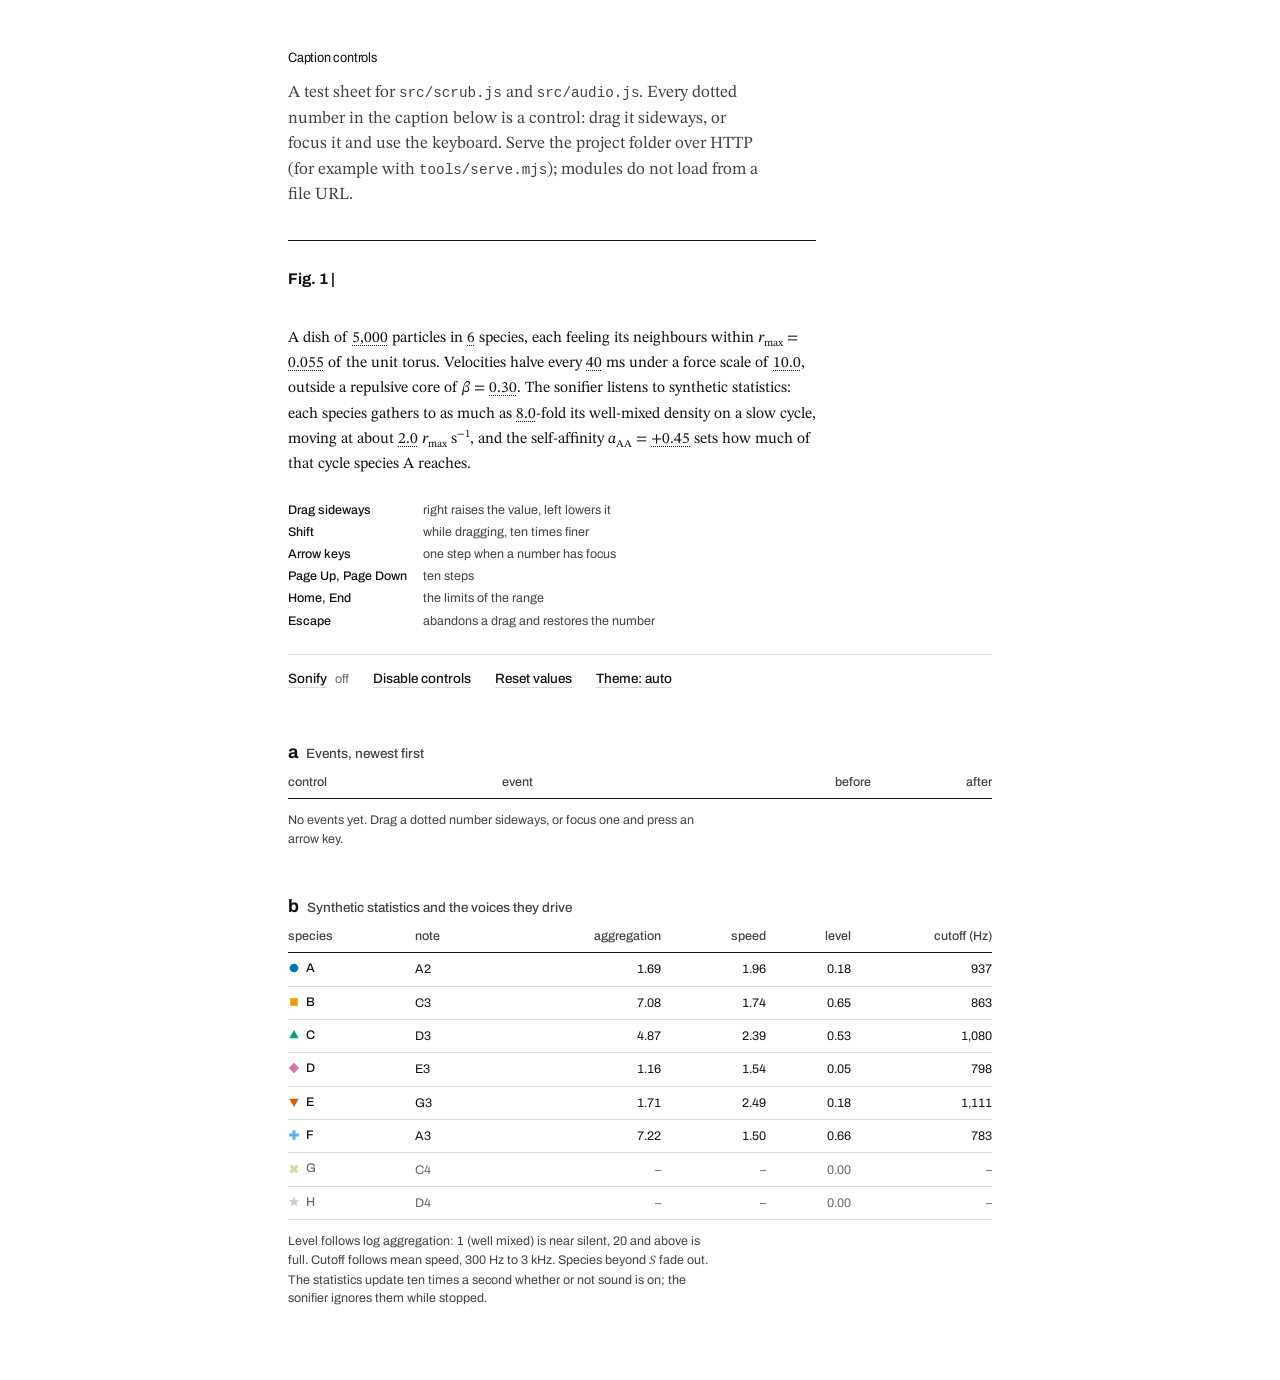
<file: tests/scrub.html>
<!doctype html>
<html lang="en">
<head>
<meta charset="utf-8">
<meta name="viewport" content="width=device-width, initial-scale=1">
<meta name="color-scheme" content="light dark">
<title>Scrub harness</title>
<link rel="preconnect" href="https://fonts.googleapis.com">
<link rel="preconnect" href="https://fonts.gstatic.com" crossorigin>
<link rel="stylesheet" href="https://fonts.googleapis.com/css2?family=Archivo:wdth,wght@62..125,100..900&family=STIX+Two+Text:ital,wght@0,400..700;1,400..700&display=swap">
<link rel="stylesheet" href="../styles.css">
<style>
  html { background: var(--paper); }
  body {
    margin: 0;
    background: var(--paper);
    color: var(--ink);
    font: 400 var(--fs-ui)/1.5 var(--font-label);
    font-variant-numeric: tabular-nums;
    -webkit-font-smoothing: antialiased;
    text-rendering: optimizeLegibility;
  }
  ::selection { background: var(--hilite-2); color: var(--ink); }

  .sheet {
    box-sizing: border-box;
    max-width: 46rem;
    margin: 0 auto;
    padding: var(--gap-7) var(--gap-4) var(--gap-8);
  }

  .head { margin-bottom: var(--gap-6); }
  h1 {
    margin: 0 0 var(--gap-3);
    font: 650 var(--fs-title)/1.08 var(--font-label);
    font-stretch: 92%;
    letter-spacing: -0.015em;
    text-wrap: balance;
  }
  .lede {
    margin: 0;
    max-width: 62ch;
    font: 400 var(--fs-body)/1.5 var(--font-text);
    color: var(--ink-2);
    text-wrap: pretty;
  }
  code { font: 400 0.84em/1 var(--font-code); }

  /* The caption under test: text serif, hairline ink rule above, as in the figure. */
  .caption {
    margin: 0;
    padding-top: var(--gap-3);
    border-top: 1px solid var(--ink);
    max-width: 66ch;
    font: 400 var(--fs-caption)/1.62 var(--font-text);
    color: var(--ink);
    text-wrap: pretty;
  }
  .caption .fig { font: 700 1em/1 var(--font-label); }
  .caption sub, .caption sup { font-size: 0.7em; line-height: 0; }

  .keys {
    display: grid;
    grid-template-columns: max-content 1fr;
    gap: var(--gap-1) var(--gap-4);
    margin: var(--gap-5) 0 0;
    font: 400 var(--fs-label)/1.45 var(--font-label);
  }
  .keys dt { font-weight: 500; color: var(--ink); }
  .keys dd { margin: 0; color: var(--ink-2); }

  .actions {
    display: flex;
    flex-wrap: wrap;
    align-items: baseline;
    gap: 0 var(--gap-5);
    margin-top: var(--gap-5);
    padding-top: var(--gap-2);
    border-top: 1px solid var(--rule);
  }
  .textbtn {
    appearance: none;
    margin: 0;
    padding: var(--gap-2) 0;
    border: 0;
    background: none;
    color: var(--ink);
    font: 500 var(--fs-ui)/1.2 var(--font-label);
    cursor: pointer;
    text-decoration-line: underline;
    text-decoration-color: var(--rule);
    text-decoration-thickness: 1px;
    text-underline-offset: 0.3em;
  }
  .textbtn:hover { text-decoration-color: currentColor; }
  .textbtn:focus:not(:focus-visible) { outline: none; }
  .textbtn:focus-visible { outline: 2px solid var(--ink); outline-offset: 2px; }
  .textbtn:disabled { color: var(--ink-3); cursor: default; text-decoration-line: none; }
  .state { margin-left: var(--gap-2); color: var(--ink-3); font: 400 var(--fs-label)/1.2 var(--font-label); }
  @media (pointer: coarse) {
    .textbtn { padding: var(--gap-3) 0; }
  }

  .panel { margin-top: var(--gap-7); }
  .panel-title {
    display: flex;
    align-items: baseline;
    gap: var(--gap-2);
    margin: 0 0 var(--gap-3);
    font: 500 var(--fs-ui)/1.2 var(--font-label);
    color: var(--ink-2);
  }
  .letter { font: 700 var(--fs-panel)/1 var(--font-label); color: var(--ink); }

  .table-wrap { overflow-x: auto; }
  table {
    width: 100%;
    border-collapse: collapse;
    font: 400 var(--fs-label)/1.3 var(--font-label);
    font-variant-numeric: tabular-nums;
  }
  th {
    padding: 0 var(--gap-3) var(--gap-2) 0;
    border-bottom: 1px solid var(--ink);
    font-weight: 500;
    color: var(--ink-2);
    text-align: left;
    white-space: nowrap;
  }
  td {
    padding: 7px var(--gap-3) 7px 0;
    border-bottom: 1px solid var(--rule);
    color: var(--ink);
    white-space: nowrap;
  }
  th:last-child, td:last-child { padding-right: 0; }
  .num { text-align: right; }
  .math { font-family: var(--font-text); font-style: italic; }
  .ev-input { color: var(--ink-2); }
  .ev-commit { font-weight: 600; }
  .ev-set { color: var(--ink-2); font-style: italic; }
  .sp { display: inline-flex; align-items: center; gap: 6px; font-weight: 500; }
  .sp svg { flex: none; }
  tr.is-idle td { color: var(--ink-3); }
  tr.is-idle .sp svg { opacity: 0.35; }

  .empty, .note {
    margin: var(--gap-3) 0 0;
    max-width: 62ch;
    font: 400 var(--fs-label)/1.5 var(--font-label);
    color: var(--ink-2);
  }
  .empty[hidden] { display: none; }
</style>
</head>
<body>
<main class="sheet">
  <header class="head">
    <h1>Caption controls</h1>
    <p class="lede">A test sheet for <code>src/scrub.js</code> and <code>src/audio.js</code>. Every dotted number in the caption below is a control: drag it sideways, or focus it and use the keyboard. Serve the project folder over HTTP (for example with <code>tools/serve.mjs</code>); modules do not load from a file URL.</p>
  </header>

  <p class="caption" id="caption">
    <span class="fig">Fig. 1 |</span>
    A dish of <span data-scrub="n">5,000</span> particles in <span data-scrub="S">6</span> species, each feeling its neighbours within <span class="math">r</span><sub>max</sub> = <span data-scrub="rMax">0.055</span> of the unit torus.
    Velocities halve every <span data-scrub="halfLife">40</span> ms under a force scale of <span data-scrub="force">10.0</span>, outside a repulsive core of <span class="math">β</span> = <span data-scrub="beta">0.30</span>.
    The sonifier listens to synthetic statistics: each species gathers to as much as <span data-scrub="cluster">8.0</span>-fold its well-mixed density on a slow cycle, moving at about <span data-scrub="speed">2.0</span> <span class="math">r</span><sub>max</sub> s<sup>−1</sup>, and the self-affinity <span class="math">a</span><sub>AA</sub> = <span data-scrub="selfA">+0.45</span> sets how much of that cycle species A reaches.
  </p>

  <dl class="keys">
    <dt>Drag sideways</dt><dd>right raises the value, left lowers it</dd>
    <dt>Shift</dt><dd>while dragging, ten times finer</dd>
    <dt>Arrow keys</dt><dd>one step when a number has focus</dd>
    <dt>Page Up, Page Down</dt><dd>ten steps</dd>
    <dt>Home, End</dt><dd>the limits of the range</dd>
    <dt>Escape</dt><dd>abandons a drag and restores the number</dd>
  </dl>

  <div class="actions">
    <span><button type="button" class="textbtn" id="sonify" aria-pressed="false" aria-describedby="sonify-state">Sonify</button><span class="state" id="sonify-state" aria-live="polite">off</span></span>
    <button type="button" class="textbtn" id="disable" aria-pressed="false">Disable controls</button>
    <button type="button" class="textbtn" id="reset">Reset values</button>
    <button type="button" class="textbtn" id="theme">Theme: auto</button>
  </div>

  <section class="panel" aria-labelledby="events-title">
    <h2 class="panel-title" id="events-title"><span class="letter">a</span> Events, newest first</h2>
    <div class="table-wrap">
      <table aria-labelledby="events-title">
        <thead>
          <tr><th scope="col">control</th><th scope="col">event</th><th scope="col" class="num">before</th><th scope="col" class="num">after</th></tr>
        </thead>
        <tbody id="log"></tbody>
      </table>
    </div>
    <p class="empty" id="log-empty">No events yet. Drag a dotted number sideways, or focus one and press an arrow key.</p>
  </section>

  <section class="panel" aria-labelledby="voices-title">
    <h2 class="panel-title" id="voices-title"><span class="letter">b</span> Synthetic statistics and the voices they drive</h2>
    <div class="table-wrap">
      <table aria-labelledby="voices-title">
        <thead>
          <tr>
            <th scope="col">species</th>
            <th scope="col">note</th>
            <th scope="col" class="num">aggregation</th>
            <th scope="col" class="num">speed</th>
            <th scope="col" class="num">level</th>
            <th scope="col" class="num">cutoff (Hz)</th>
          </tr>
        </thead>
        <tbody id="voices"></tbody>
      </table>
    </div>
    <p class="note">Level follows log aggregation: 1 (well mixed) is near silent, 20 and above is full. Cutoff follows mean speed, 300 Hz to 3 kHz. Species beyond <span class="math">S</span> fade out. The statistics update ten times a second whether or not sound is on; the sonifier ignores them while stopped.</p>
  </section>
</main>

<script type="module">
  import { createScrub } from '../src/scrub.js';
  import { createSonifier, VOICE_NOTES, loudnessFor, cutoffFor } from '../src/audio.js';
  import { SPECIES, SPECIES_MAX, markerSVG } from '../src/markers.js';

  const MINUS = '−';
  const grouped = new Intl.NumberFormat('en-US');
  const signed = (v, d) => (v > 0 ? '+' : v < 0 ? MINUS : '') + Math.abs(v).toFixed(d);

  // The caption's numbers: different ranges and steps, two of them log scaled.
  const CONTROLS = {
    n:        { name: '<span class="math">n</span>', value: 5000, min: 500, max: 12000, step: 100,
                format: (v) => grouped.format(v), label: 'Particle count', unit: 'particles' },
    S:        { name: '<span class="math">S</span>', value: 6, min: 2, max: 8, step: 1, pxPerStep: 16,
                format: String, label: 'Species count', unit: 'species' },
    rMax:     { name: '<span class="math">r</span><sub>max</sub>', value: 0.055, min: 0.02, max: 0.12, step: 0.001,
                format: (v) => v.toFixed(3), label: 'Interaction radius', unit: 'of the dish width' },
    halfLife: { name: 'half-life (ms)', value: 0.04, min: 0.005, max: 0.2, step: 0.001, log: true,
                format: (v) => (v * 1000).toFixed(0), label: 'Velocity half-life', unit: 'milliseconds' },
    force:    { name: 'force', value: 10, min: 1, max: 30, step: 0.1,
                format: (v) => v.toFixed(1), label: 'Force scale' },
    beta:     { name: '<span class="math">β</span>', value: 0.3, min: 0.05, max: 0.6, step: 0.01,
                format: (v) => v.toFixed(2), label: 'Core radius beta', unit: 'of r max' },
    cluster:  { name: 'peak aggregation', value: 8, min: 1, max: 50, step: 0.1, log: true,
                format: (v) => v.toFixed(1), label: 'Peak aggregation', unit: 'fold' },
    speed:    { name: 'speed', value: 2, min: 0.1, max: 12, step: 0.1,
                format: (v) => v.toFixed(1), label: 'Mean speed', unit: 'r max per second' },
    selfA:    { name: '<span class="math">a</span><sub>AA</sub>', value: 0.45, min: -1, max: 1, step: 0.05, pxPerStep: 6,
                format: (v) => signed(v, 2), label: 'Self-affinity of species A' },
  };

  // ---- event log -----------------------------------------------------------

  const LOG_ROWS = 8;
  const rows = [];            // newest first: { key, kind, before, after, count }
  const logBody = document.getElementById('log');
  const logEmpty = document.getElementById('log-empty');
  let logFrame = 0;

  function pushRow(key, kind, before, after) {
    const top = rows[0];
    if (kind === 'input' && top && top.kind === 'input' && top.key === key) {
      top.after = after;      // one row per run of input events
      top.count++;
    } else {
      rows.unshift({ key, kind, before, after, count: 1 });
      rows.length = Math.min(rows.length, LOG_ROWS);
    }
    if (!logFrame) logFrame = requestAnimationFrame(renderLog);
  }

  function renderLog() {
    logFrame = 0;
    logEmpty.hidden = rows.length > 0;
    const html = rows.map((r) => {
      const spec = CONTROLS[r.key];
      const event = r.kind === 'input' ? `input${r.count > 1 ? ` (${r.count})` : ''}` : r.kind;
      return `<tr><td>${spec.name}</td><td class="ev-${r.kind}">${event}</td>`
        + `<td class="num">${spec.format(r.before)}</td><td class="num">${spec.format(r.after)}</td></tr>`;
    }).join('');
    logBody.innerHTML = html;
  }

  // ---- scrubs --------------------------------------------------------------

  const values = {};
  const scrubs = new Map();
  for (const [key, spec] of Object.entries(CONTROLS)) {
    values[key] = spec.value;
    const el = document.querySelector(`[data-scrub="${key}"]`);
    scrubs.set(key, createScrub(el, {
      ...spec,
      onInput: (v) => {
        const prev = values[key];
        values[key] = v;
        pushRow(key, 'input', prev, v);
      },
      onCommit: (before, after) => pushRow(key, 'commit', before, after),
    }));
  }

  // ---- synthetic statistics, the voices table and the sonifier -------------

  const stats = {
    steps: 0, n: 0, S: 0,
    count: new Float32Array(SPECIES_MAX),
    meanSpeed: new Float32Array(SPECIES_MAX),
    aggregation: new Float32Array(SPECIES_MAX),
    aggregationAll: 1,
    meanSpeedAll: 0,
  };
  const t0 = performance.now();

  function synthesize() {
    const t = (performance.now() - t0) / 1000;
    const { n, S } = values;
    stats.steps = Math.floor(t / 0.02);
    stats.n = n;
    stats.S = S;
    let aggregationSum = 0;
    let speedSum = 0;
    for (let i = 0; i < SPECIES_MAX; i++) {
      if (i >= S) {
        stats.count[i] = 0;
        stats.aggregation[i] = 0;
        stats.meanSpeed[i] = 0;
        continue;
      }
      stats.count[i] = Math.floor(n / S) + (i < n % S ? 1 : 0);
      const phase = (2 * Math.PI * t) / (7 + 2.3 * i) + 1.7 * i;
      let gather = 0.5 - 0.5 * Math.cos(phase);           // 0..1 on a slow cycle
      if (i === 0) gather *= (1 + values.selfA) / 2;     // a_AA = -1: A never gathers
      stats.aggregation[i] = Math.exp(Math.log(values.cluster) * gather);
      stats.meanSpeed[i] = values.speed * (0.7 + 0.3 * (1 + Math.sin(1.9 * phase + 0.8)));
      aggregationSum += stats.aggregation[i] * stats.count[i];
      speedSum += stats.meanSpeed[i] * stats.count[i];
    }
    stats.aggregationAll = aggregationSum / n;
    stats.meanSpeedAll = speedSum / n;
  }

  const voicesBody = document.getElementById('voices');
  const voiceRows = [];
  for (let i = 0; i < SPECIES_MAX; i++) {
    const tr = document.createElement('tr');
    tr.innerHTML = `<td><span class="sp">${SPECIES[i].letter}</span></td><td>${VOICE_NOTES[i]}</td>`
      + '<td class="num"></td><td class="num"></td><td class="num"></td><td class="num"></td>';
    const sp = tr.querySelector('.sp');
    sp.prepend(markerSVG(i, 12));
    voicesBody.appendChild(tr);
    const cells = [...tr.querySelectorAll('.num')];
    voiceRows.push({ tr, sp, cells, text: ['', '', '', ''], idle: null });
  }

  function refreshMarkers() {
    voiceRows.forEach((row, i) => row.sp.firstElementChild.replaceWith(markerSVG(i, 12)));
  }

  function renderVoices() {
    for (let i = 0; i < SPECIES_MAX; i++) {
      const row = voiceRows[i];
      const idle = i >= stats.S;
      if (idle !== row.idle) {
        row.tr.classList.toggle('is-idle', idle);
        row.idle = idle;
      }
      const a = stats.aggregation[i];
      const s = stats.meanSpeed[i];
      const next = idle
        ? ['–', '–', '0.00', '–']
        : [a.toFixed(2), s.toFixed(2), loudnessFor(a).toFixed(2), grouped.format(Math.round(cutoffFor(s)))];
      for (let c = 0; c < 4; c++) {
        if (next[c] !== row.text[c]) {
          row.cells[c].textContent = next[c];
          row.text[c] = next[c];
        }
      }
    }
  }

  const sonifier = createSonifier();
  function tick() {
    synthesize();
    sonifier.update(stats);   // a no-op until sound is on
    renderVoices();
  }
  tick();
  setInterval(tick, 100);

  // ---- actions -------------------------------------------------------------

  const sonifyButton = document.getElementById('sonify');
  const sonifyState = document.getElementById('sonify-state');
  const hasWebAudio = typeof (window.AudioContext || window.webkitAudioContext) === 'function';

  function showSonify(state) {
    sonifyState.textContent = state;
    sonifyButton.setAttribute('aria-pressed', String(state === 'on'));
  }

  if (!hasWebAudio) {
    sonifyButton.disabled = true;
    showSonify('unavailable in this browser');
  }

  sonifyButton.addEventListener('click', async () => {
    if (sonifier.running) {
      sonifier.stop();
      showSonify('off');
      return;
    }
    showSonify('starting');
    const ok = await sonifier.start();   // called straight from the click
    if (ok) tick();
    showSonify(ok ? 'on' : sonifier.running ? 'on' : hasWebAudio ? 'off' : 'unavailable in this browser');
  });

  const disableButton = document.getElementById('disable');
  disableButton.addEventListener('click', () => {
    const disabled = disableButton.getAttribute('aria-pressed') !== 'true';
    disableButton.setAttribute('aria-pressed', String(disabled));
    for (const scrub of scrubs.values()) scrub.enable(!disabled);
  });

  document.getElementById('reset').addEventListener('click', () => {
    for (const [key, spec] of Object.entries(CONTROLS)) {
      if (values[key] === spec.value) continue;
      pushRow(key, 'set', values[key], spec.value);
      scrubs.get(key).set(spec.value);   // set() fires no onInput: the row above is the harness's own
      values[key] = spec.value;
    }
  });

  const THEMES = ['auto', 'light', 'dark'];
  const themeButton = document.getElementById('theme');
  let themeIndex = 0;
  themeButton.addEventListener('click', () => {
    themeIndex = (themeIndex + 1) % THEMES.length;
    const theme = THEMES[themeIndex];
    if (theme === 'auto') document.documentElement.removeAttribute('data-theme');
    else document.documentElement.setAttribute('data-theme', theme);
    themeButton.textContent = `Theme: ${theme}`;
    refreshMarkers();
  });
  window.matchMedia('(prefers-color-scheme: dark)').addEventListener('change', refreshMarkers);

  renderLog();
</script>
</body>
</html>
</file>
<file: styles.css>
/* Tropism — a living research figure.
   Layout concept: one figure on white paper. Panel a (the dish) holds the left
   column at full height; panels b, c, d and the caption stack on the right.
   Hue only ever encodes data; every piece of chrome is ink. */

:root {
  --paper: #ffffff;
  --paper-2: #f6f7f8;            /* keycap fill in the Methods tables */
  --ink: #111316;
  --ink-2: #3f444b;
  --ink-3: #626871;              /* tick labels, still >= 4.5:1 on paper */
  --rule: #d9dce0;
  --rule-faint: #eceef1;
  --hilite: rgb(17 19 22 / 0.055);
  --hilite-2: rgb(17 19 22 / 0.11);
  --select: rgb(17 19 22 / 0.14);      /* an ink wash: hue stays reserved for data */

  --font-label: "Archivo", "Helvetica Neue", Helvetica, Arial, sans-serif;
  --font-text: "STIX Two Text", "STIX Two", "Times New Roman", Times, serif;
  --font-code: ui-monospace, "SF Mono", "Cascadia Mono", "Roboto Mono", Menlo, Consolas, monospace;

  --fs-tick: 11px;
  --fs-axis: 12px;
  --fs-label: 12.5px;
  --fs-ui: 13.5px;
  --fs-panel: 18px;
  --fs-caption: 15.5px;
  --fs-body: 17px;

  --gap-1: 4px;
  --gap-2: 8px;
  --gap-3: 12px;
  --gap-4: 16px;
  --gap-5: 24px;
  --gap-6: 32px;
  --gap-7: 48px;
  --gap-8: 72px;

  --ease-out: cubic-bezier(0.16, 1, 0.3, 1);
  color-scheme: light;
}

@media (prefers-color-scheme: dark) {
  :root:not([data-theme="light"]) {
    --paper: #0c0d0f;
    --paper-2: #070809;
    --ink: #eceef0;
    --ink-2: #c3c7cd;
    --ink-3: #9aa0a8;
    --rule: #2c3036;
    --rule-faint: #1b1e22;
    --hilite: rgb(236 238 240 / 0.07);
    --hilite-2: rgb(236 238 240 / 0.14);
    --select: rgb(236 238 240 / 0.22);
    color-scheme: dark;
  }
}

:root[data-theme="dark"] {
  --paper: #0c0d0f;
  --paper-2: #070809;
  --ink: #eceef0;
  --ink-2: #c3c7cd;
  --ink-3: #9aa0a8;
  --rule: #2c3036;
  --rule-faint: #1b1e22;
  --hilite: rgb(236 238 240 / 0.07);
  --hilite-2: rgb(236 238 240 / 0.14);
  --select: rgb(236 238 240 / 0.22);
  color-scheme: dark;
}

/* ---------- SVG / figure text classes (used by components) ---------- */

.t-tick  { font: 400 var(--fs-tick)/1 var(--font-label); fill: var(--ink-3); font-variant-numeric: tabular-nums; }
.t-axis  { font: 500 var(--fs-axis)/1 var(--font-label); fill: var(--ink-2); }
.t-label { font: 500 var(--fs-label)/1 var(--font-label); fill: var(--ink-2); font-variant-numeric: tabular-nums; }
.t-value { font: 600 var(--fs-label)/1 var(--font-label); fill: var(--ink); font-variant-numeric: tabular-nums; }
.t-math  { font-family: var(--font-text); font-style: italic; font-weight: 400; }

/* ---------- Page ---------- */

/* Base reset: phones with notches keep content clear of the system bars. */
:root {
  padding-top: env(safe-area-inset-top, 0px);
  padding-bottom: env(safe-area-inset-bottom, 0px);
}
body { margin: 0; }
img { max-width: 100%; }
[hidden] { display: none !important; }


html {
  background: var(--paper);
  scrollbar-color: var(--rule) var(--paper);
  -webkit-text-size-adjust: 100%;
}

body {
  background: var(--paper);
  color: var(--ink);
  font: 400 var(--fs-ui)/1.45 var(--font-label);
  font-variant-numeric: tabular-nums;
  -webkit-font-smoothing: antialiased;
  text-rendering: optimizeLegibility;
}

::selection { background: var(--select); color: inherit; }

:focus-visible {
  outline: 2px solid var(--ink);
  outline-offset: 2px;
}

input, button { font: inherit; color: inherit; }
button { cursor: pointer; }
sub, sup { line-height: 0; }
sub { font-size: 0.72em; }
i, em { font-family: var(--font-text); }
b { font-weight: 700; }

.sr-only {
  position: absolute !important;
  width: 1px; height: 1px;
  margin: -1px; padding: 0;
  overflow: hidden; clip: rect(0 0 0 0);
  white-space: nowrap; border: 0;
}

.page {
  color: var(--ink);
  padding-left: max(16px, env(safe-area-inset-left, 0px));
  padding-right: max(16px, env(safe-area-inset-right, 0px));
  padding-block: 0;
  max-width: 1720px;
  margin-inline: auto;
}

@media (min-width: 900px) {
  .page {
    padding-left: max(32px, env(safe-area-inset-left, 0px));
    padding-right: max(32px, env(safe-area-inset-right, 0px));
  }
}

/* ---------- Running head ---------- */

.runhead {
  display: flex;
  flex-wrap: wrap;
  align-items: baseline;
  gap: 10px 18px;
  padding-block: 12px;
  border-bottom: 1px solid var(--ink);
}

.runhead__name {
  margin: 0;
  font: 750 21px/1 var(--font-label);
  font-variation-settings: "wdth" 118;
  letter-spacing: -0.01em;
}

.runhead__note {
  margin: 0;
  font: 400 15px/1.35 var(--font-text);
  color: var(--ink-2);
}
.runhead__note b { font-family: var(--font-text); color: var(--ink); }

.runhead .actions {
  margin: 0 0 0 auto;
  align-self: center;
}

.runhead .paste {
  flex-basis: 100%;
  margin: 2px 0 0;
}

/* ---------- Figure layout ---------- */

.fig {
  /* Axis margins around the dish plate; main.js overwrites them from plots.js. */
  --ax-l: 40px;
  --ax-r: 10px;
  --ax-t: 10px;
  --ax-b: 38px;
  --plate: min(calc(100vw - 32px - var(--ax-l) - var(--ax-r)), 640px);
  margin: 0;
  padding-block: 18px 40px;
  display: grid;
  grid-template-columns: minmax(0, 1fr);
  row-gap: 28px;
}

.fig__side {
  display: grid;
  grid-template-columns: minmax(0, 1fr);
  grid-template-areas: "b" "c" "d" "cap";
  gap: 24px;
  min-width: 0;
}

.panel { min-width: 0; }
.panel--a { justify-self: center; width: calc(var(--plate) + var(--ax-l) + var(--ax-r)); max-width: 100%; }
.panel--b { grid-area: b; }
.panel--c { grid-area: c; }
.panel--d { grid-area: d; }
.caption  { grid-area: cap; }

@media (min-width: 640px) {
  .fig__side {
    grid-template-columns: minmax(0, 1.25fr) minmax(0, 1fr);
    grid-template-areas: "b c" "d d" "cap cap";
    column-gap: 28px;
  }
}

@media (min-width: 760px) {
  .fig { --plate: min(calc(100vw - 64px - var(--ax-l) - var(--ax-r)), 720px); }
}

@media (min-width: 1100px) {
  .fig {
    --plate: clamp(420px, min(calc(100svh - 214px), calc(57vw - 96px)), 1040px);
    grid-template-columns: calc(var(--plate) + var(--ax-l) + var(--ax-r)) minmax(360px, 1fr);
    column-gap: 40px;
    align-items: start;
  }
  .panel--a { justify-self: start; }
  .fig__side { row-gap: 22px; }
}

@media (min-width: 1100px) and (max-height: 700px) {
  .fig { --plate: clamp(420px, calc(57vw - 96px), 760px); }
}

/* ---------- Panel heads ---------- */

.panel__head {
  display: flex;
  align-items: baseline;
  gap: 10px;
  margin: 0 0 8px;
  font: 500 var(--fs-label)/1.2 var(--font-label);
  color: var(--ink-2);
}

.panel__letter {
  font: 750 var(--fs-panel)/1 var(--font-label);
  color: var(--ink);
}

.panel__title i { font-size: 1.08em; }
.panel__body { position: relative; min-width: 0; }

/* ---------- Panel a: the dish ---------- */

.dish { position: relative; }

.dish__axes {
  position: absolute;
  inset: 0;
  z-index: 2;            /* above the plate, so the scale bar sits over the particles */
  pointer-events: none;
}
.dish__axes > svg { position: absolute; inset: 0; width: 100%; height: 100%; overflow: visible; }

.dish__plate {
  position: relative;
  margin: var(--ax-t) var(--ax-r) var(--ax-b) var(--ax-l);
  aspect-ratio: 1 / 1;
  max-width: 100%;
  background: var(--paper);
  overflow: hidden;
  touch-action: none;
  user-select: none;
  -webkit-user-select: none;
  cursor: grab;
}
.dish__plate[data-tool="stir"].is-dragging { cursor: grabbing; }
.dish__plate[data-tool="seed"],
.dish__plate[data-tool="erase"] { cursor: crosshair; }
.dish__plate[data-tool="pan"] { cursor: move; }

.dish__canvas {
  position: absolute;
  inset: 0;
  width: 100%;
  height: 100%;
  display: block;
}

.dish__brush {
  position: absolute;
  inset: 0;
  width: 100%;
  height: 100%;
  pointer-events: none;
  overflow: visible;
  opacity: 0;
}
.dish__brush.is-on { opacity: 1; }
.dish__brush circle {
  fill: none;
  stroke: var(--ink);
  stroke-width: 1;
  stroke-dasharray: 3 3;
}

.dish__clock,
.dish__track,
.dish__paused {
  position: absolute;
  margin: 0;
  font: 500 var(--fs-label)/1 var(--font-label);
  color: var(--ink);
  pointer-events: none;
  text-shadow:
    0 0 2px var(--paper), 0 0 2px var(--paper), 0 0 2px var(--paper),
    1px 0 0 var(--paper), -1px 0 0 var(--paper), 0 1px 0 var(--paper), 0 -1px 0 var(--paper);
}
.dish__clock { top: 10px; left: 12px; }
.dish__clock i { font-size: 1.12em; }
.dish__paused {
  top: 10px; right: 12px;
  font-weight: 650;
  letter-spacing: 0.06em;
  text-transform: uppercase;
  font-size: 11.5px;
}
.dish__track {
  top: 0; left: 0;
  display: flex;
  align-items: baseline;
  white-space: nowrap;
  transform: translate(-9999px, 0);
  will-change: transform;
}
.dish__track i { font-size: 1.1em; margin-left: 0.1em; }
.dish__track-marker { display: inline-flex; align-self: center; margin-right: 4px; }

.dish__fallback {
  position: absolute;
  inset: 0;
  display: grid;
  place-items: center;
  margin: 0;
  padding: 24px;
  font: 400 16px/1.45 var(--font-text);
  color: var(--ink-2);
  text-align: center;
}

/* ---------- Tools under the dish ---------- */

.tools {
  display: flex;
  flex-wrap: wrap;
  align-items: baseline;
  gap: 6px 24px;
  margin-top: 6px;
  padding-left: var(--ax-l);
  padding-right: var(--ax-r);
}

@media (max-width: 640px) {
  .tools { padding-left: 0; padding-right: 0; }
  .tools__run { margin-left: 0; }
}

.seg { display: inline-flex; align-items: baseline; flex-wrap: wrap; column-gap: 14px; }
.seg[hidden] { display: none !important; }

.seg__label {
  font: 500 var(--fs-label)/1 var(--font-label);
  color: var(--ink-2);
}

/* Options read like a figure legend: plain ink words, the chosen one set bold and ruled. */
.seg__opt {
  position: relative;
  display: inline-flex;
  align-items: center;
  gap: 5px;
  min-height: 32px;
  padding: 6px 1px 4px;
  border: 0;
  border-bottom: 2px solid transparent;
  border-radius: 0;
  background: none;
  font: 500 var(--fs-ui)/1 var(--font-label);
  color: var(--ink-2);
  transition: color 120ms var(--ease-out), border-color 120ms var(--ease-out);
}
.seg__opt:hover { color: var(--ink); border-bottom-color: var(--rule); }
.seg__opt[aria-checked="true"] { color: var(--ink); font-weight: 700; border-bottom-color: var(--ink); }
.seg__opt .marker { flex: none; }

.tools__run { display: inline-flex; align-items: baseline; flex-wrap: wrap; column-gap: 18px; margin-left: auto; }
.tools__speed { font: 500 var(--fs-ui)/1 var(--font-label); color: var(--ink-2); }

/* ---------- Buttons ----------
   Text controls in the figure grammar: ink words on paper with a hairline rule beneath.
   Toggles carry a small legend square, filled when on. */

.btn {
  display: inline-flex;
  align-items: center;
  gap: 6px;
  min-height: 32px;
  padding: 6px 1px;
  border: 0;
  border-radius: 0;
  background: none;
  color: var(--ink);
  font: 500 var(--fs-ui)/1.1 var(--font-label);
  white-space: nowrap;
  text-decoration: underline;
  text-decoration-thickness: 1px;
  text-decoration-color: var(--rule);
  text-underline-offset: 5px;
  transition: text-decoration-color 120ms var(--ease-out), color 120ms var(--ease-out);
}
.btn:hover { text-decoration-color: var(--ink); }
.btn:active { color: var(--ink-2); }
.btn:disabled {
  color: var(--ink-3);
  text-decoration-color: transparent;
  cursor: default;
}
.btn--primary {
  font-weight: 750;
  text-decoration-color: var(--ink);
  text-decoration-thickness: 2px;
}
.btn[aria-pressed]::before {
  content: "";
  flex: none;
  width: 8px;
  height: 8px;
  border: 1px solid currentColor;
  background: transparent;
}
.btn[aria-pressed="true"]::before { background: currentColor; }

kbd {
  font: 500 11px/1 var(--font-label);
  font-variant-numeric: tabular-nums;
}
.btn kbd {
  display: inline-block;
  padding: 2px 4px 1px;
  border: 1px solid var(--rule);
  color: var(--ink-2);
  text-decoration: none;
  letter-spacing: 0.02em;
}
.btn:disabled kbd { color: var(--ink-3); border-color: var(--rule-faint); }
@media (hover: none) and (pointer: coarse) {
  .btn kbd { display: none; }
}

/* ---------- Caption ---------- */

.caption {
  min-width: 0;
  font: 400 var(--fs-caption)/1.44 var(--font-text);
  color: var(--ink);
}

.caption__text { margin: 0; max-width: 74ch; }
.caption__text b { font-family: var(--font-text); }
.caption__title { font-weight: 700; }
.caption i { font-size: 1.04em; }

.slot, .live {
  font-family: var(--font-label);
  font-size: 0.9em;
  font-weight: 500;
  font-variant-numeric: tabular-nums;
}
.slot { white-space: nowrap; }
.live { color: var(--ink-2); }

.actions {
  display: flex;
  flex-wrap: wrap;
  align-items: baseline;
  gap: 2px 20px;
}

.paste {
  display: flex;
  flex-wrap: wrap;
  align-items: center;
  gap: 8px;
  margin-top: 12px;
}
.paste[hidden] { display: none !important; }
.paste__label { font: 500 var(--fs-label)/1 var(--font-label); color: var(--ink-2); }
.paste__input {
  flex: 1 1 22ch;
  min-width: 0;
  max-width: 46ch;
  min-height: 32px;
  padding: 5px 2px;
  border: 0;
  border-bottom: 1px solid var(--ink);
  border-radius: 0;
  background: var(--paper);
  color: var(--ink);
  font: 400 13px/1 var(--font-code);
  caret-color: var(--ink);
}
.paste__input::placeholder { color: var(--ink-3); }
.paste__error {
  flex-basis: 100%;
  margin: 0;
  min-height: 1.2em;
  font: 600 var(--fs-label)/1.3 var(--font-label);
  color: var(--ink);
}

.worldline {
  display: flex;
  flex-wrap: wrap;
  align-items: baseline;
  gap: 2px 8px;
  margin: 12px 0 0;
  font: 500 var(--fs-label)/1.4 var(--font-label);
  color: var(--ink-2);
}
.worldline--rev { margin-top: 4px; }
.worldline__code {
  min-width: 0;
  font: 400 12px/1.4 var(--font-code);
  color: var(--ink);
  word-break: break-all;
  user-select: all;
  -webkit-user-select: all;
}

/* ---------- Extended Data ---------- */

.ed {
  margin-left: calc(-1 * max(16px, env(safe-area-inset-left, 0px)));
  margin-right: calc(-1 * max(16px, env(safe-area-inset-right, 0px)));
  padding-left: max(16px, env(safe-area-inset-left, 0px));
  padding-right: max(16px, env(safe-area-inset-right, 0px));
  padding-block: 48px 56px;
  background: var(--paper);
  border-top: 1px solid var(--ink);
  border-bottom: 1px solid var(--rule);
}
@media (min-width: 900px) {
  .ed {
    margin-left: calc(-1 * max(32px, env(safe-area-inset-left, 0px)));
    margin-right: calc(-1 * max(32px, env(safe-area-inset-right, 0px)));
    padding-left: max(32px, env(safe-area-inset-left, 0px));
    padding-right: max(32px, env(safe-area-inset-right, 0px));
  }
}

.ed__title, .methods__title {
  margin: 0 0 10px;
  font: 750 24px/1.1 var(--font-label);
  font-variation-settings: "wdth" 112;
  letter-spacing: -0.01em;
  text-wrap: balance;
}

.ed__lede {
  margin: 0 0 28px;
  max-width: 64ch;
  font: 400 16.5px/1.5 var(--font-text);
  color: var(--ink-2);
}

.ed__grid {
  display: grid;
  grid-template-columns: repeat(auto-fill, minmax(210px, 1fr));
  gap: 32px 24px;
  margin: 0;
  padding: 0;
  list-style: none;
}

.ed__item {
  display: grid;
  gap: 10px;
  width: 100%;
  padding: 0;
  border: 0;
  background: none;
  text-align: left;
  color: var(--ink);
}
.ed__item canvas {
  display: block;
  width: 100%;
  aspect-ratio: 1 / 1;
  height: auto;
  background: var(--paper);
  outline: 1px solid var(--ink);
  outline-offset: -1px;
  transition: outline-width 120ms var(--ease-out);
}
.ed__item:hover canvas { outline-width: 2px; outline-offset: -2px; }
.ed__item:focus-visible { outline: none; }
.ed__item:focus-visible canvas { outline: 2px solid var(--ink); outline-offset: 3px; }
.ed__item[aria-current="true"] canvas { outline-width: 3px; outline-offset: -3px; }

.ed__cap {
  font: 400 14.5px/1.42 var(--font-text);
  color: var(--ink);
}
.ed__cap b { font-weight: 700; }
.ed__meta {
  display: block;
  margin-top: 4px;
  font: 500 var(--fs-label)/1.2 var(--font-label);
  color: var(--ink-3);
}

/* ---------- Methods ---------- */

.methods {
  padding-block: 56px 48px;
  font: 400 var(--fs-body)/1.56 var(--font-text);
  color: var(--ink);
}

.methods__grid {
  display: grid;
  grid-template-columns: minmax(0, 1fr);
  gap: 40px 72px;
  align-items: start;
}
.methods__text { max-width: 70ch; min-width: 0; }
.methods__aside { display: grid; gap: 36px; min-width: 0; }

@media (min-width: 1100px) {
  .methods__grid { grid-template-columns: minmax(0, 70ch) minmax(320px, 520px); }
  .methods__aside { position: sticky; top: max(24px, env(safe-area-inset-top, 0px)); margin-top: 34px; }
}

.methods h3 {
  margin: 34px 0 8px;
  font: 650 16px/1.25 var(--font-label);
  color: var(--ink);
  text-wrap: balance;
}
.methods p { margin: 0 0 14px; }
.methods i { font-size: 1.03em; }

.methods__list { margin: 0 0 14px; padding-left: 1.3em; }
.methods__list li { margin-bottom: 6px; padding-left: 0.2em; }
.methods__list li::marker { color: var(--ink-3); }

.eq {
  display: flex;
  align-items: center;
  flex-wrap: wrap;
  gap: 12px;
  margin: 18px 0 20px;
  padding: 14px 0 14px 2ch;
  font: 400 18px/1.5 var(--font-text);
  overflow-x: auto;
}
.eq__brace {
  flex: none;
  align-self: stretch;
  width: 11px;
  height: auto;
  margin-right: -4px;
  overflow: visible;
}
.eq__brace path {
  fill: none;
  stroke: var(--ink);
  stroke-width: 1.3;
  vector-effect: non-scaling-stroke;
}
.eq__cases {
  display: grid;
  gap: 4px;
}
.eq__case {
  display: grid;
  grid-template-columns: minmax(max-content, 1fr) auto;
  column-gap: 2.4em;
}
.eq__when { color: var(--ink-2); }

/* Reference tables beside the Methods prose. */
.tbl { margin: 0; min-width: 0; }
.tbl__cap {
  margin: 0 0 10px;
  font: 400 15px/1.45 var(--font-text);
  color: var(--ink);
}
.tbl__cap b { font-weight: 700; }
.tbl__scroll { overflow-x: auto; }
.tbl table {
  width: 100%;
  border-collapse: collapse;
  font: 400 14px/1.4 var(--font-label);
  font-variant-numeric: tabular-nums;
  border-top: 1px solid var(--ink);
  border-bottom: 1px solid var(--ink);
}
.tbl th {
  padding: 8px 14px 6px 0;
  border-bottom: 1px solid var(--ink);
  font-weight: 600;
  font-size: 12.5px;
  color: var(--ink-2);
  text-align: left;
  white-space: nowrap;
}
.tbl td {
  padding: 7px 14px 7px 0;
  border-bottom: 1px solid var(--rule);
  vertical-align: baseline;
}
.tbl tr:last-child td { border-bottom: 0; }
.tbl th:last-child, .tbl td:last-child { padding-right: 0; }
.tbl .num { text-align: right; white-space: nowrap; }
.tbl td i { font-size: 1.1em; }
.tbl--keys td:first-child { width: 9.5em; }
.tbl--keys kbd { white-space: nowrap; }
.tbl kbd {
  display: inline-block;
  min-width: 1.7em;
  padding: 2px 6px;
  border: 1px solid var(--rule);
  background: var(--paper-2);
  font-size: 12px;
  text-align: center;
}

/* ---------- Footer ---------- */

.foot {
  padding-block: 20px 28px;
  border-top: 1px solid var(--rule);
  font: 500 var(--fs-label)/1.4 var(--font-label);
  color: var(--ink-2);
}
.foot p { margin: 0; }

/* ---------- Motion ---------- */

@media (prefers-reduced-motion: reduce) {
  *, *::before, *::after {
    transition-duration: 0.01ms !important;
    animation-duration: 0.01ms !important;
    scroll-behavior: auto !important;
  }
}
</file>
